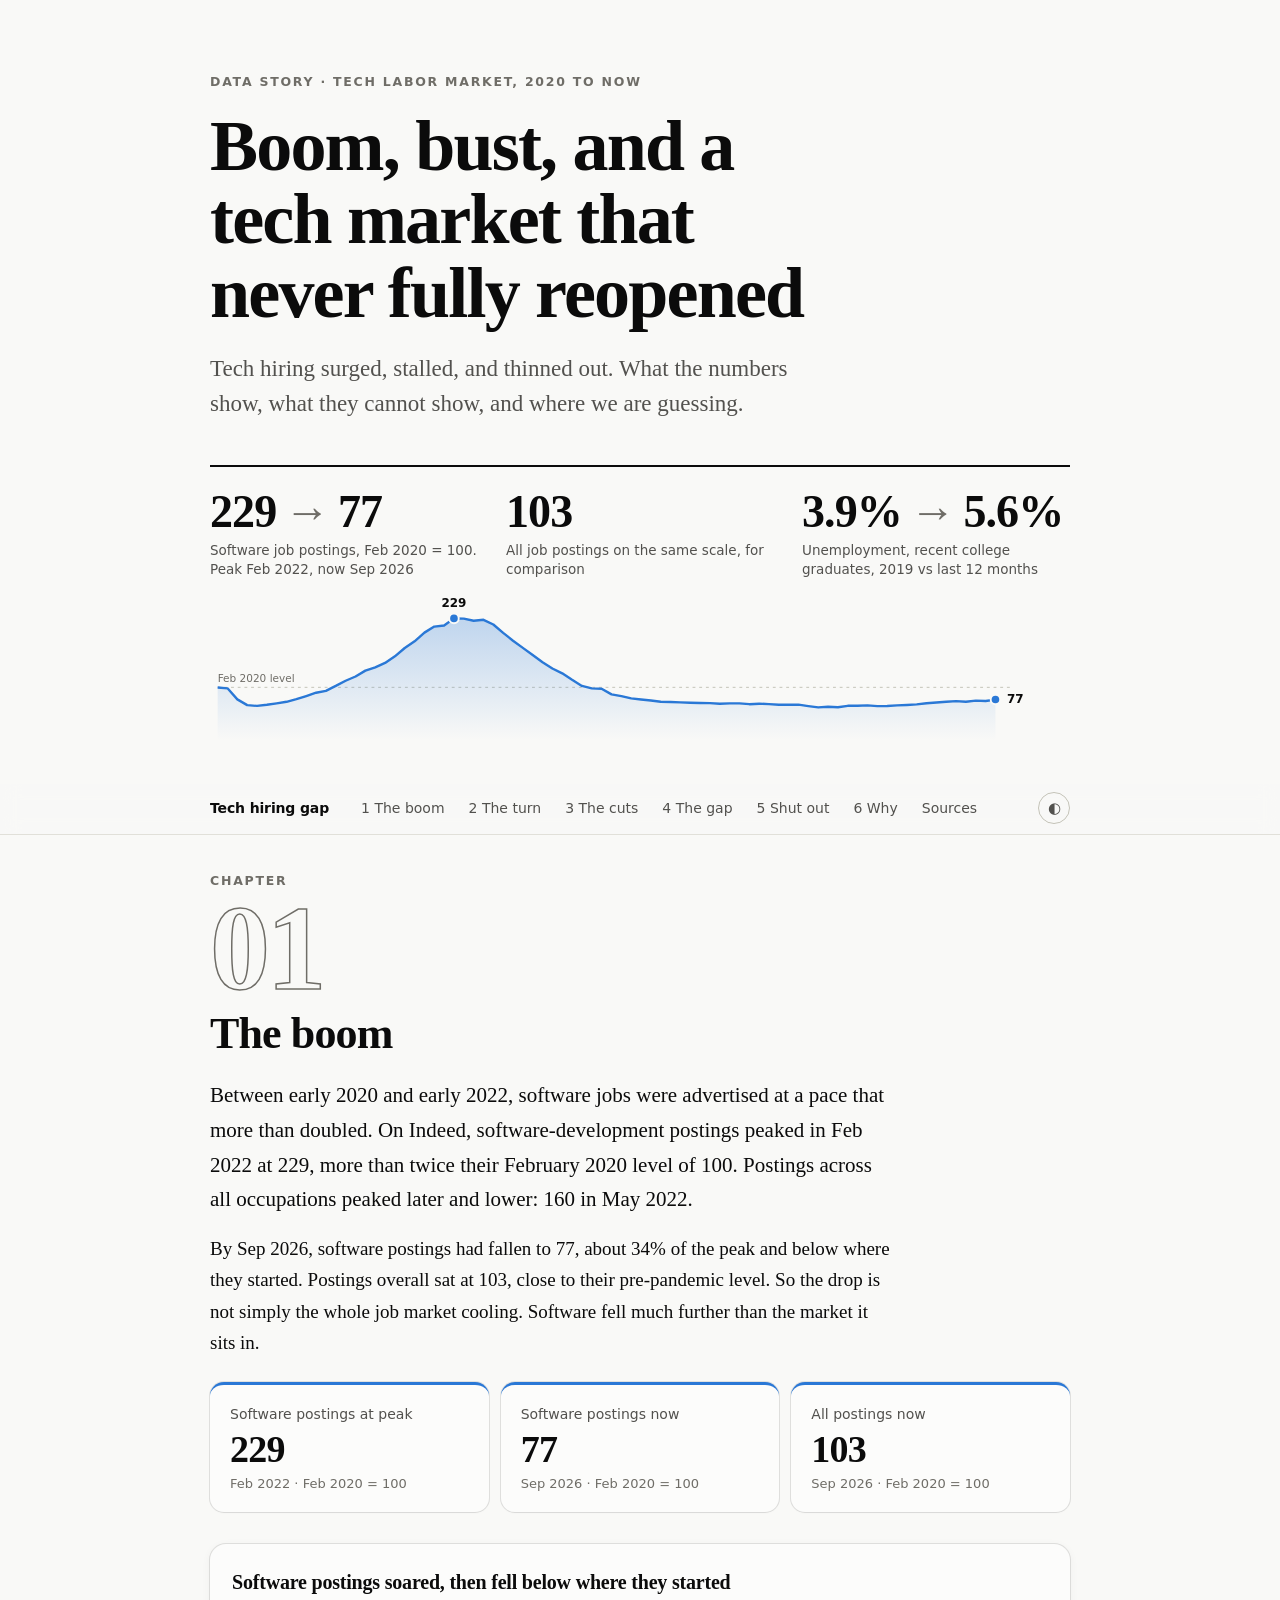
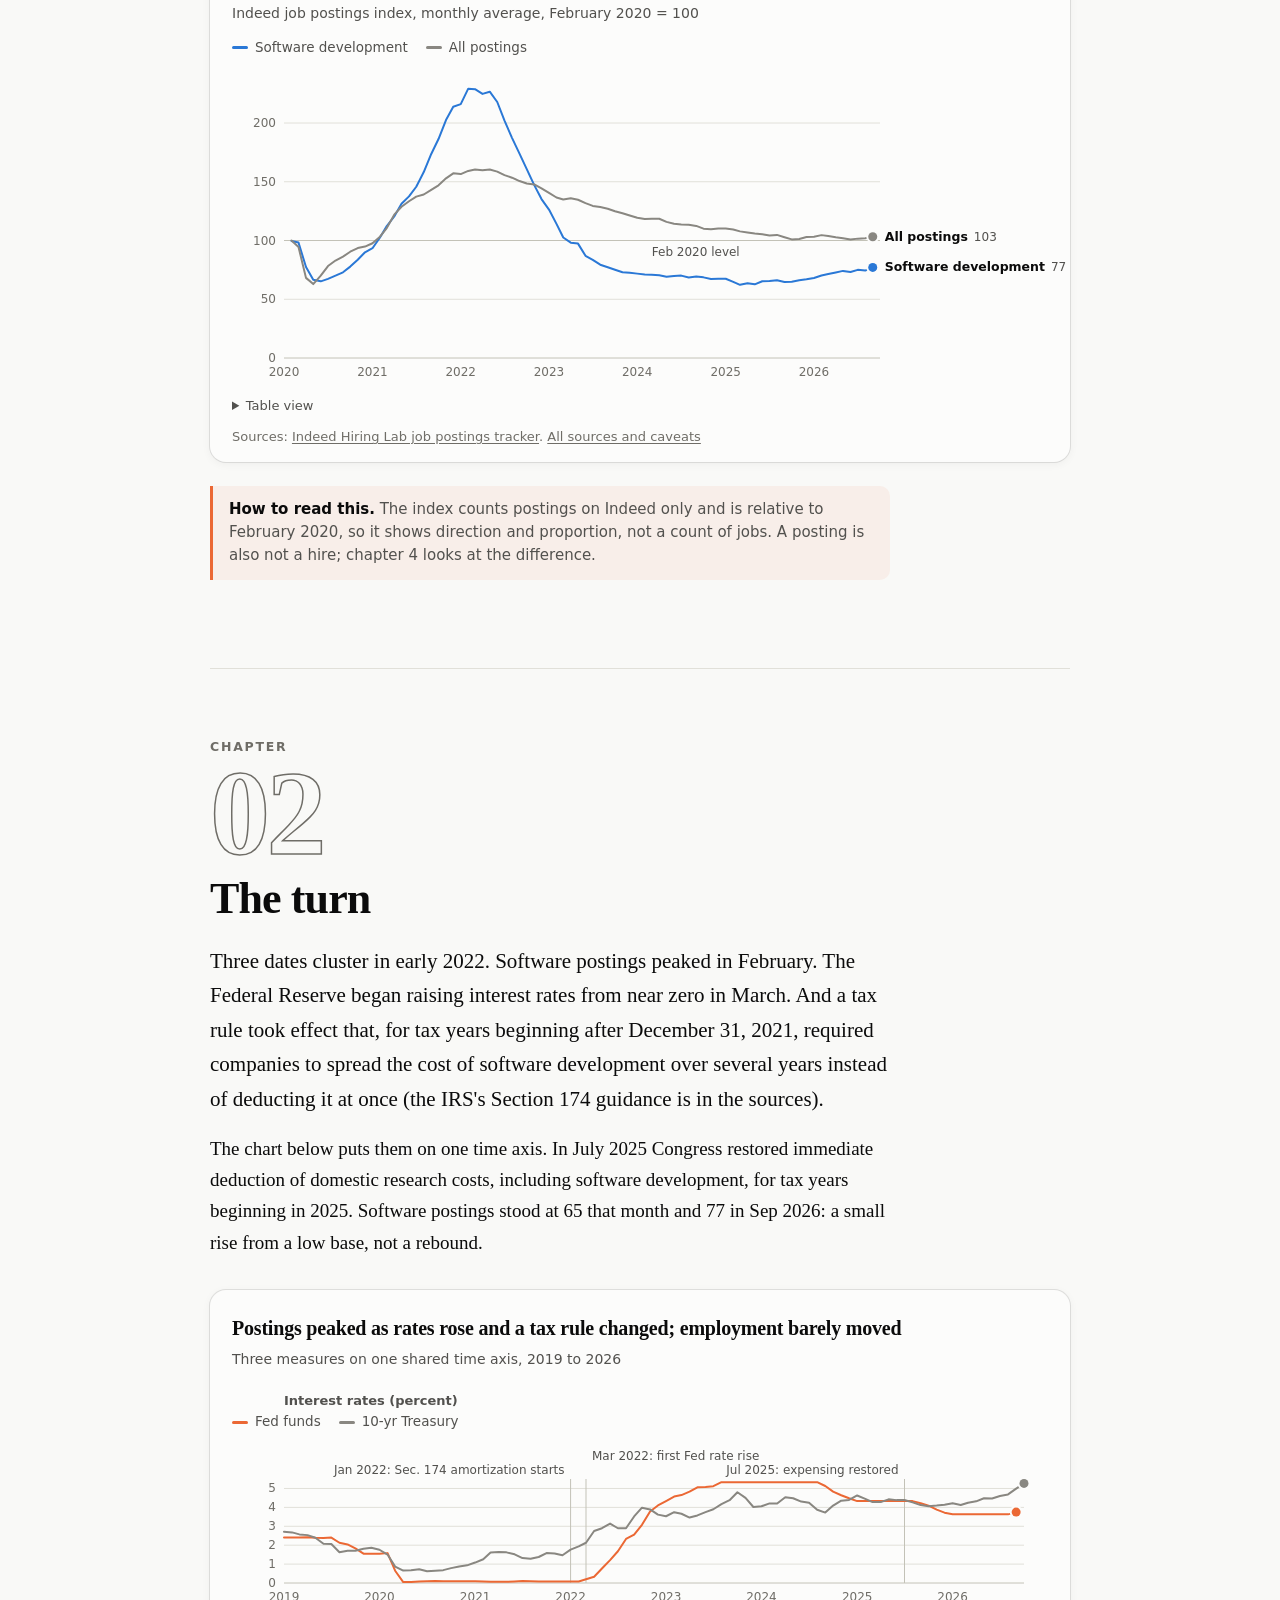
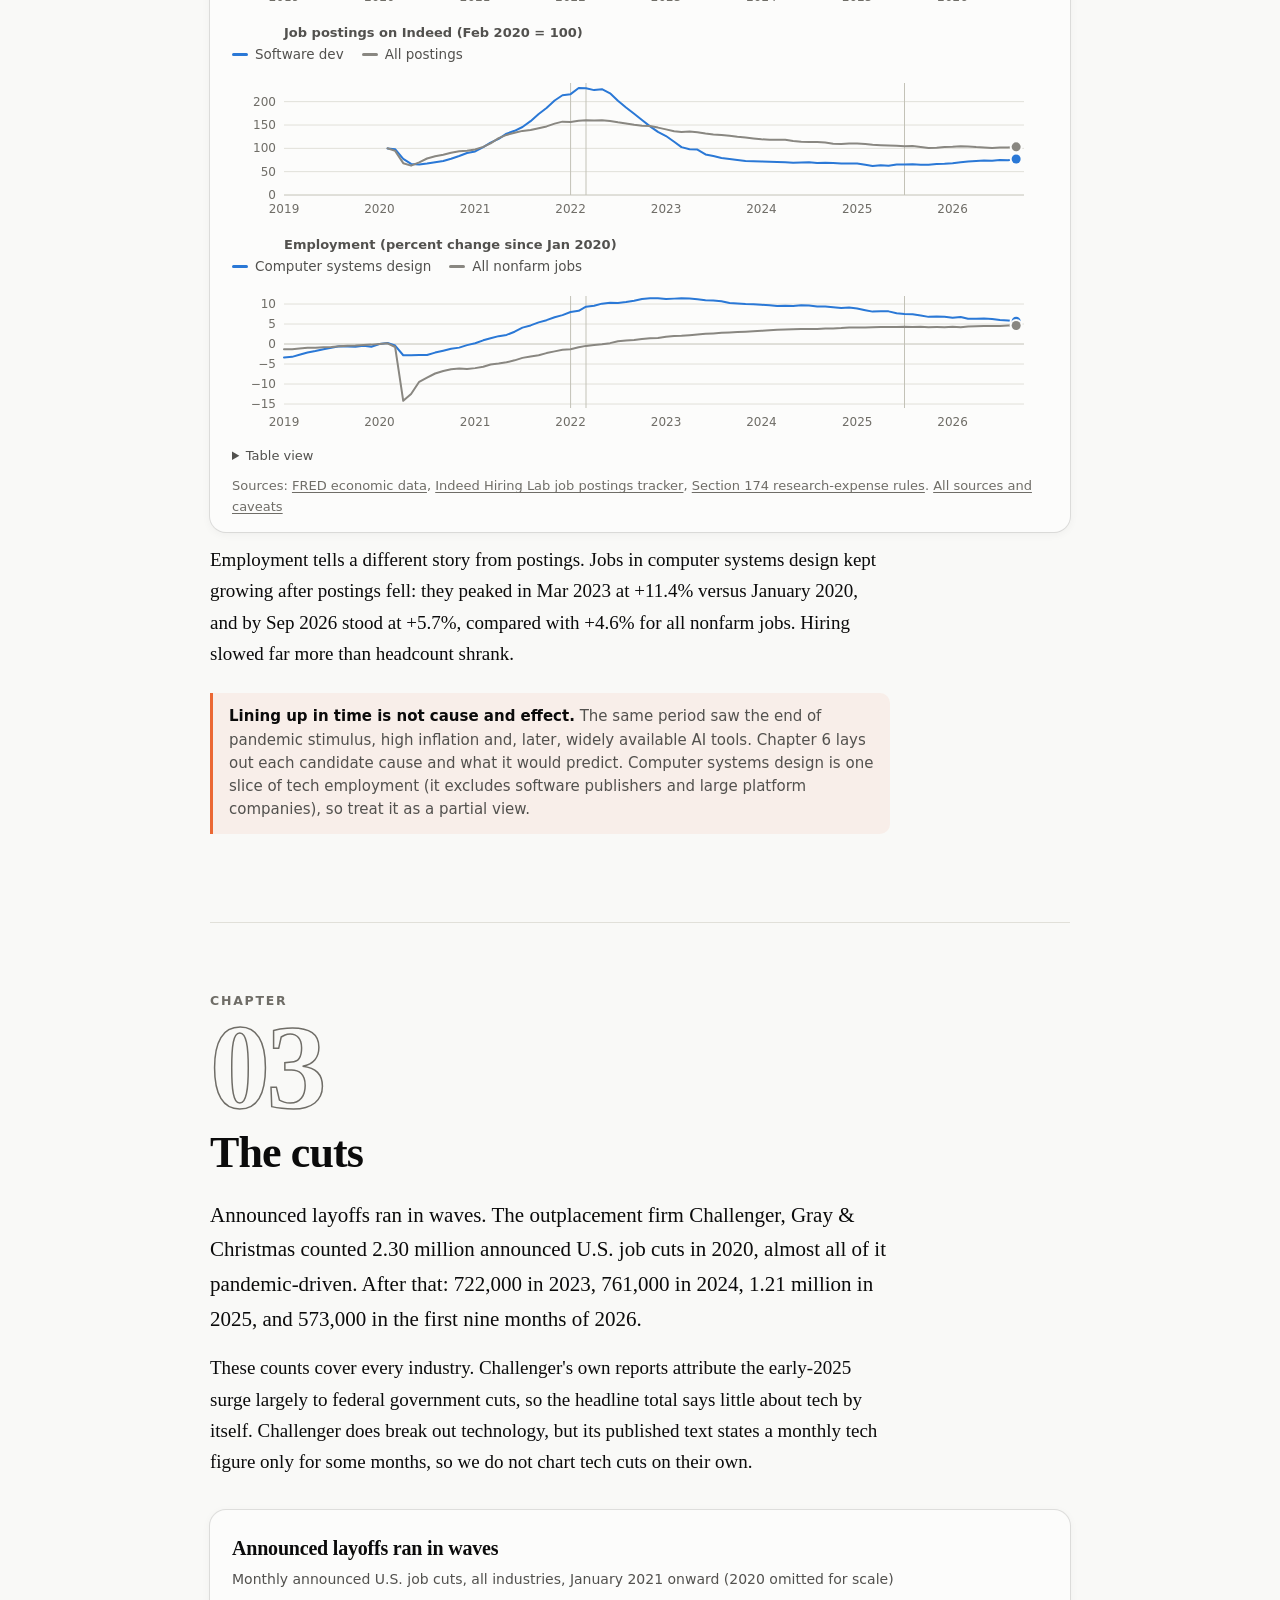
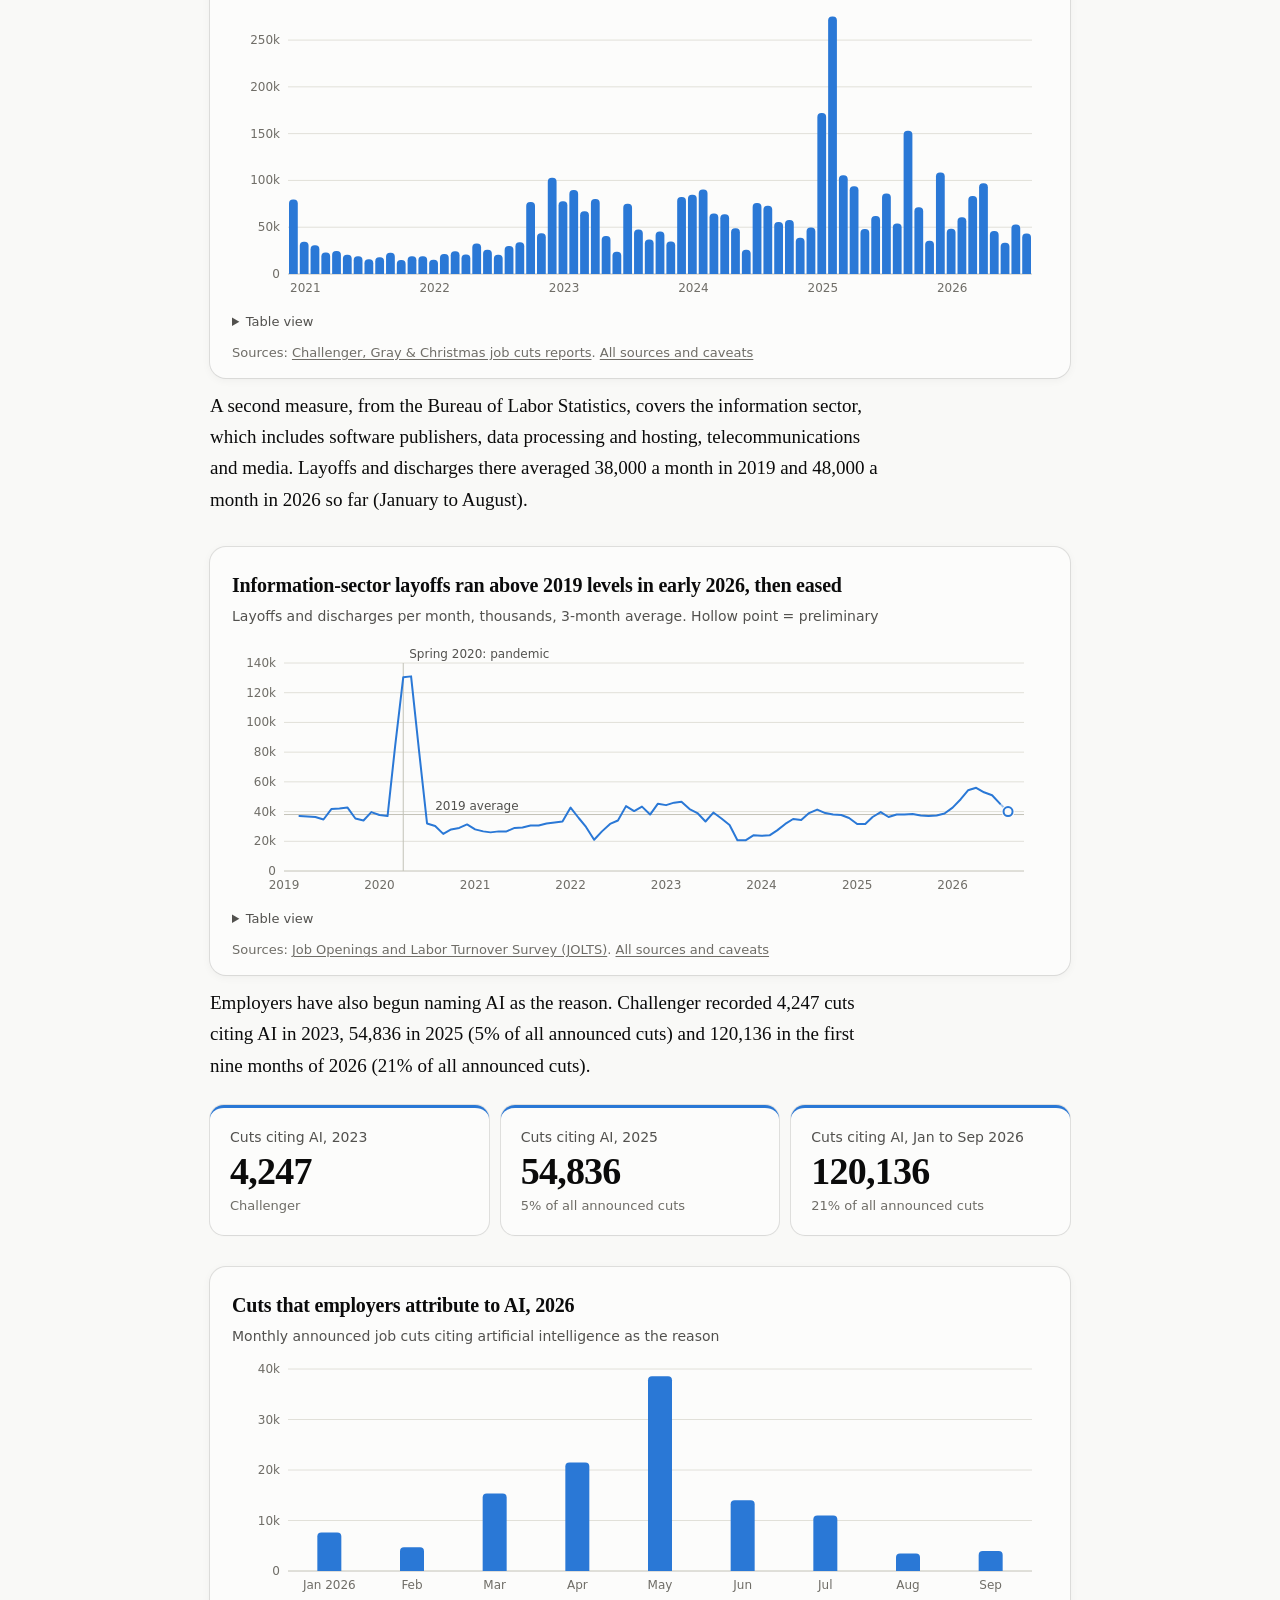
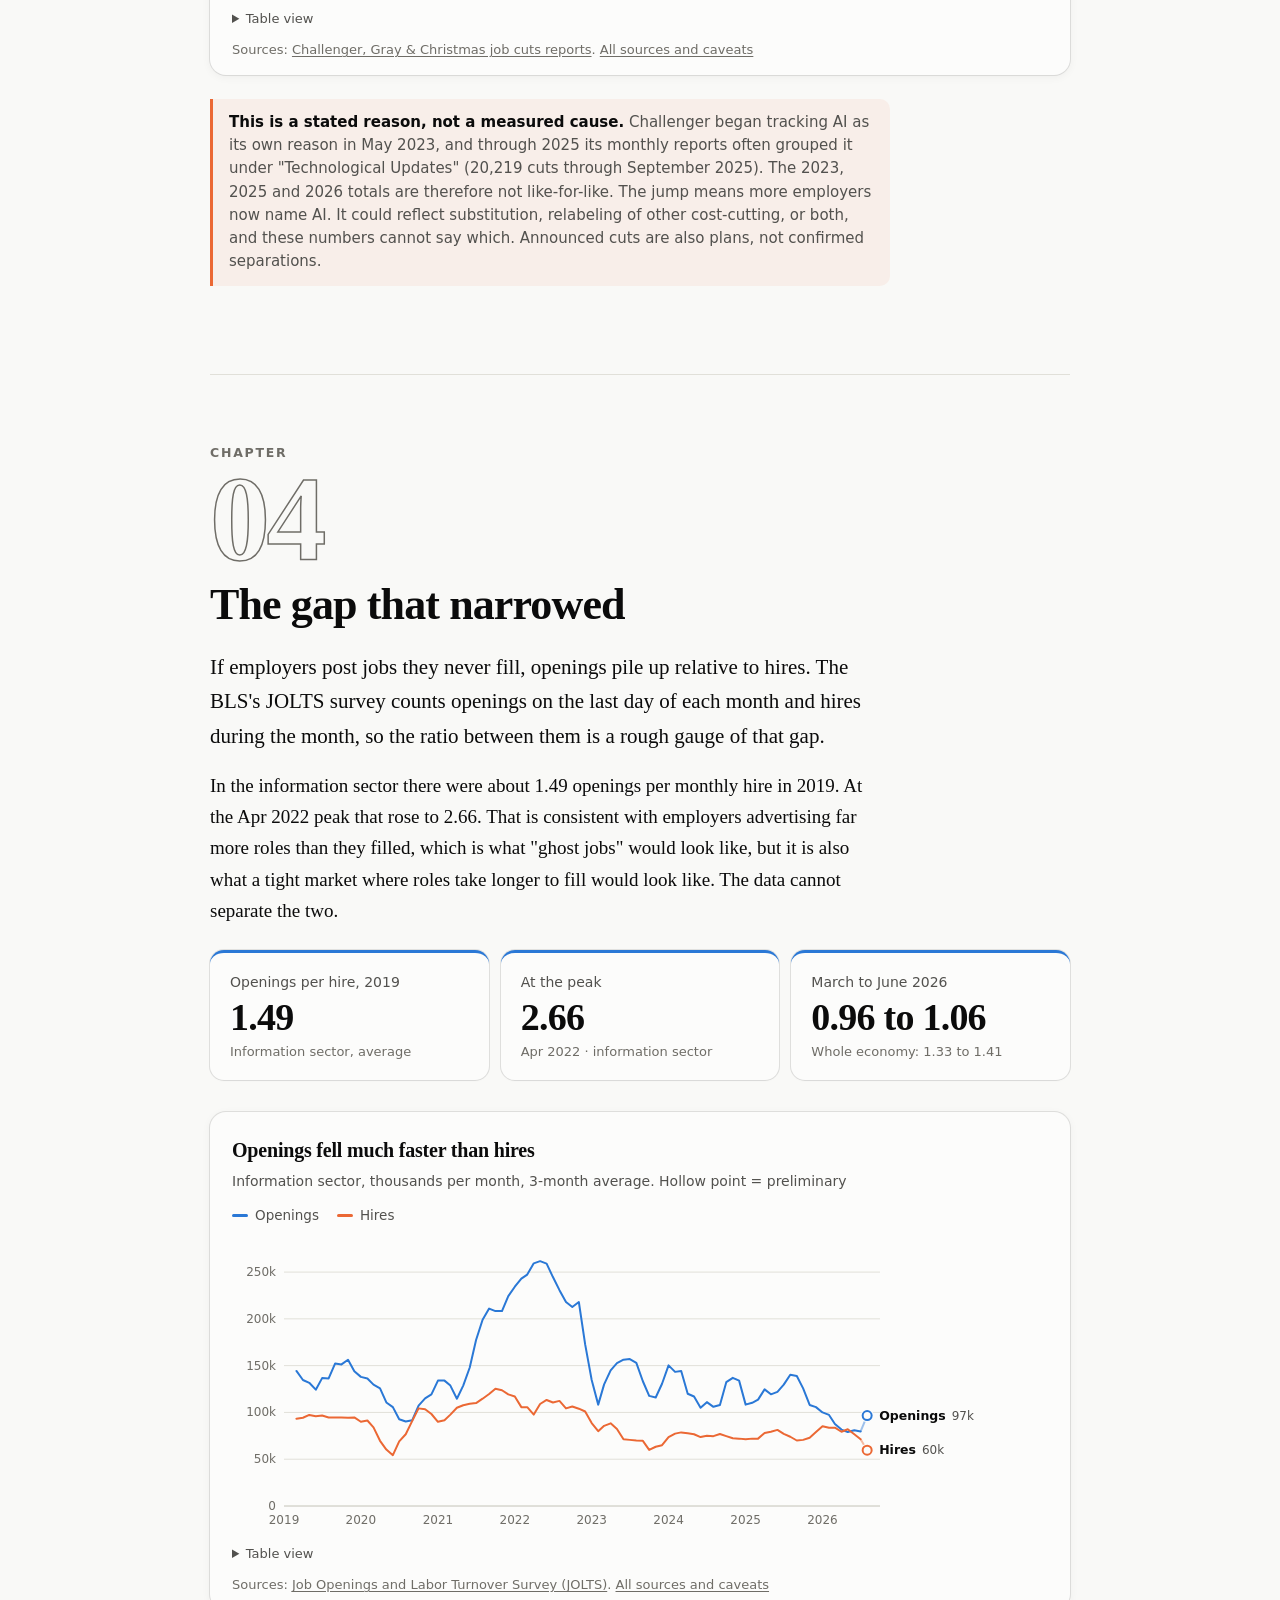
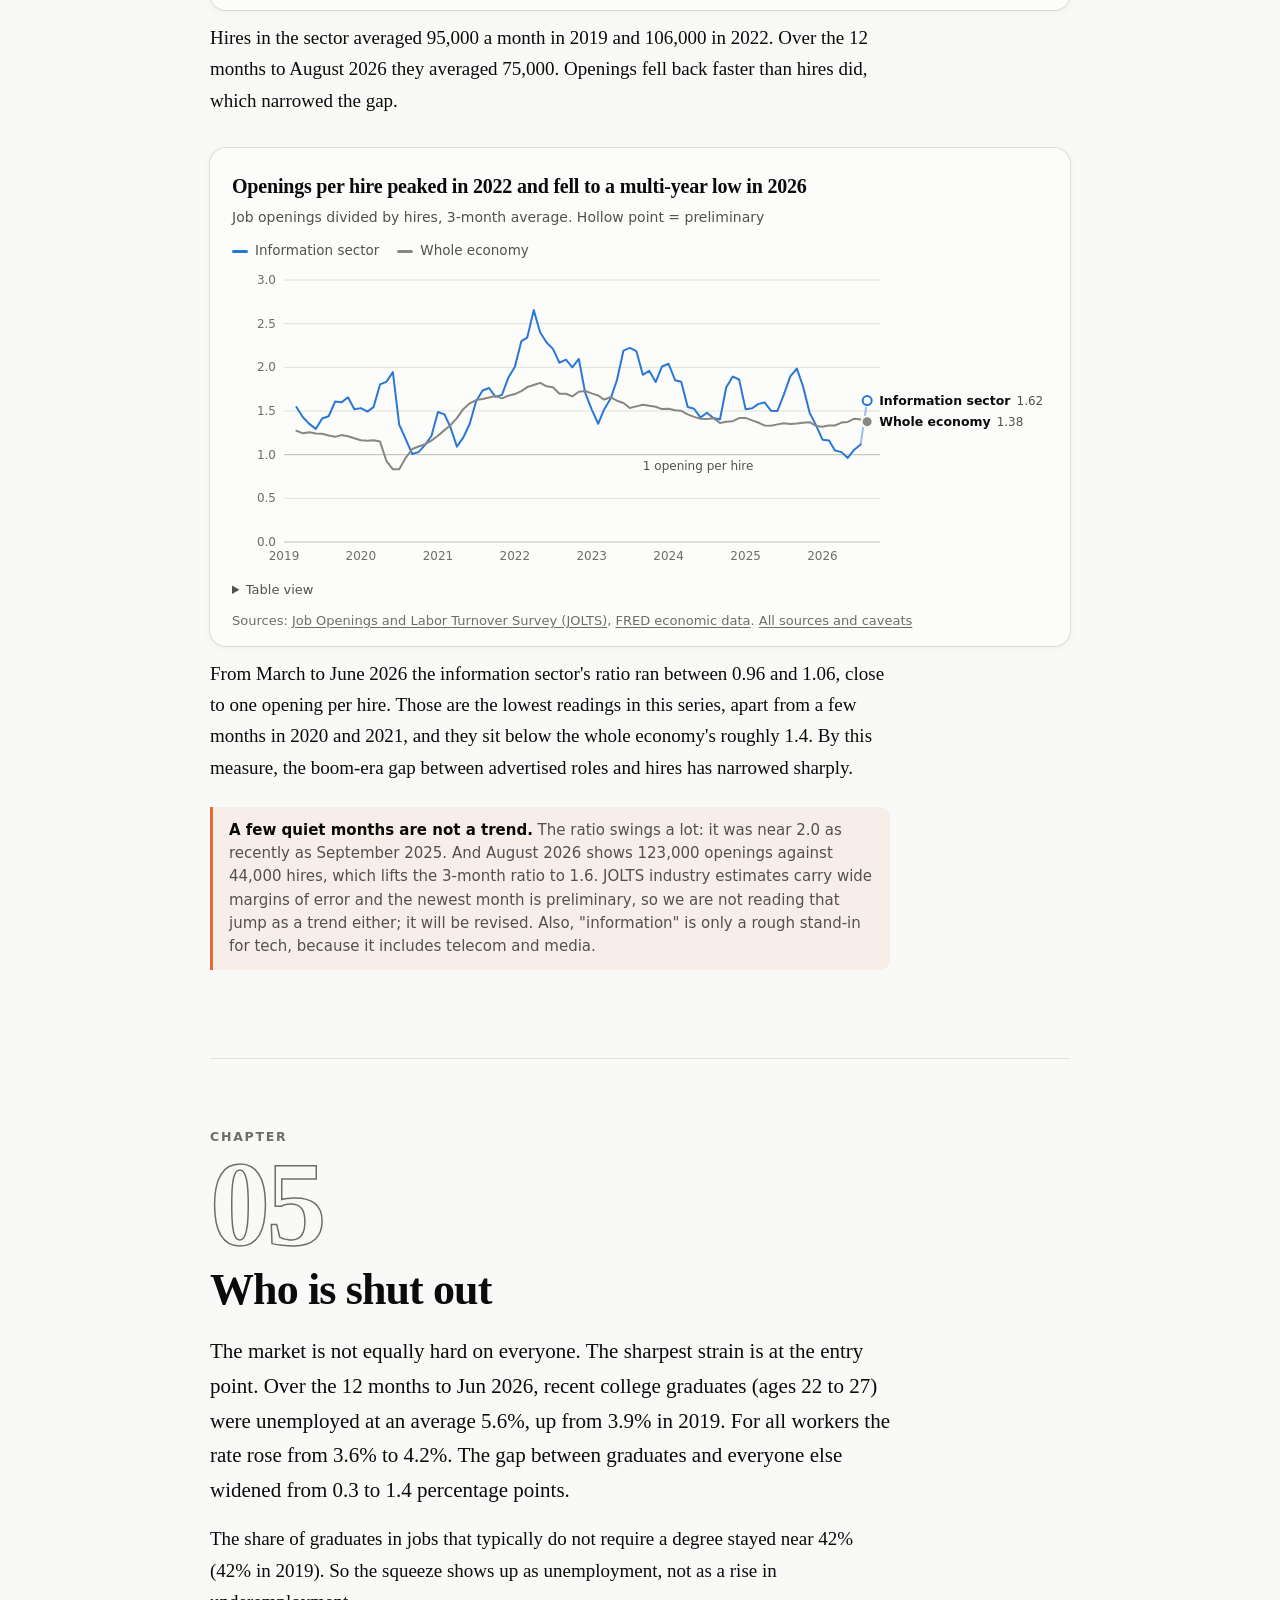
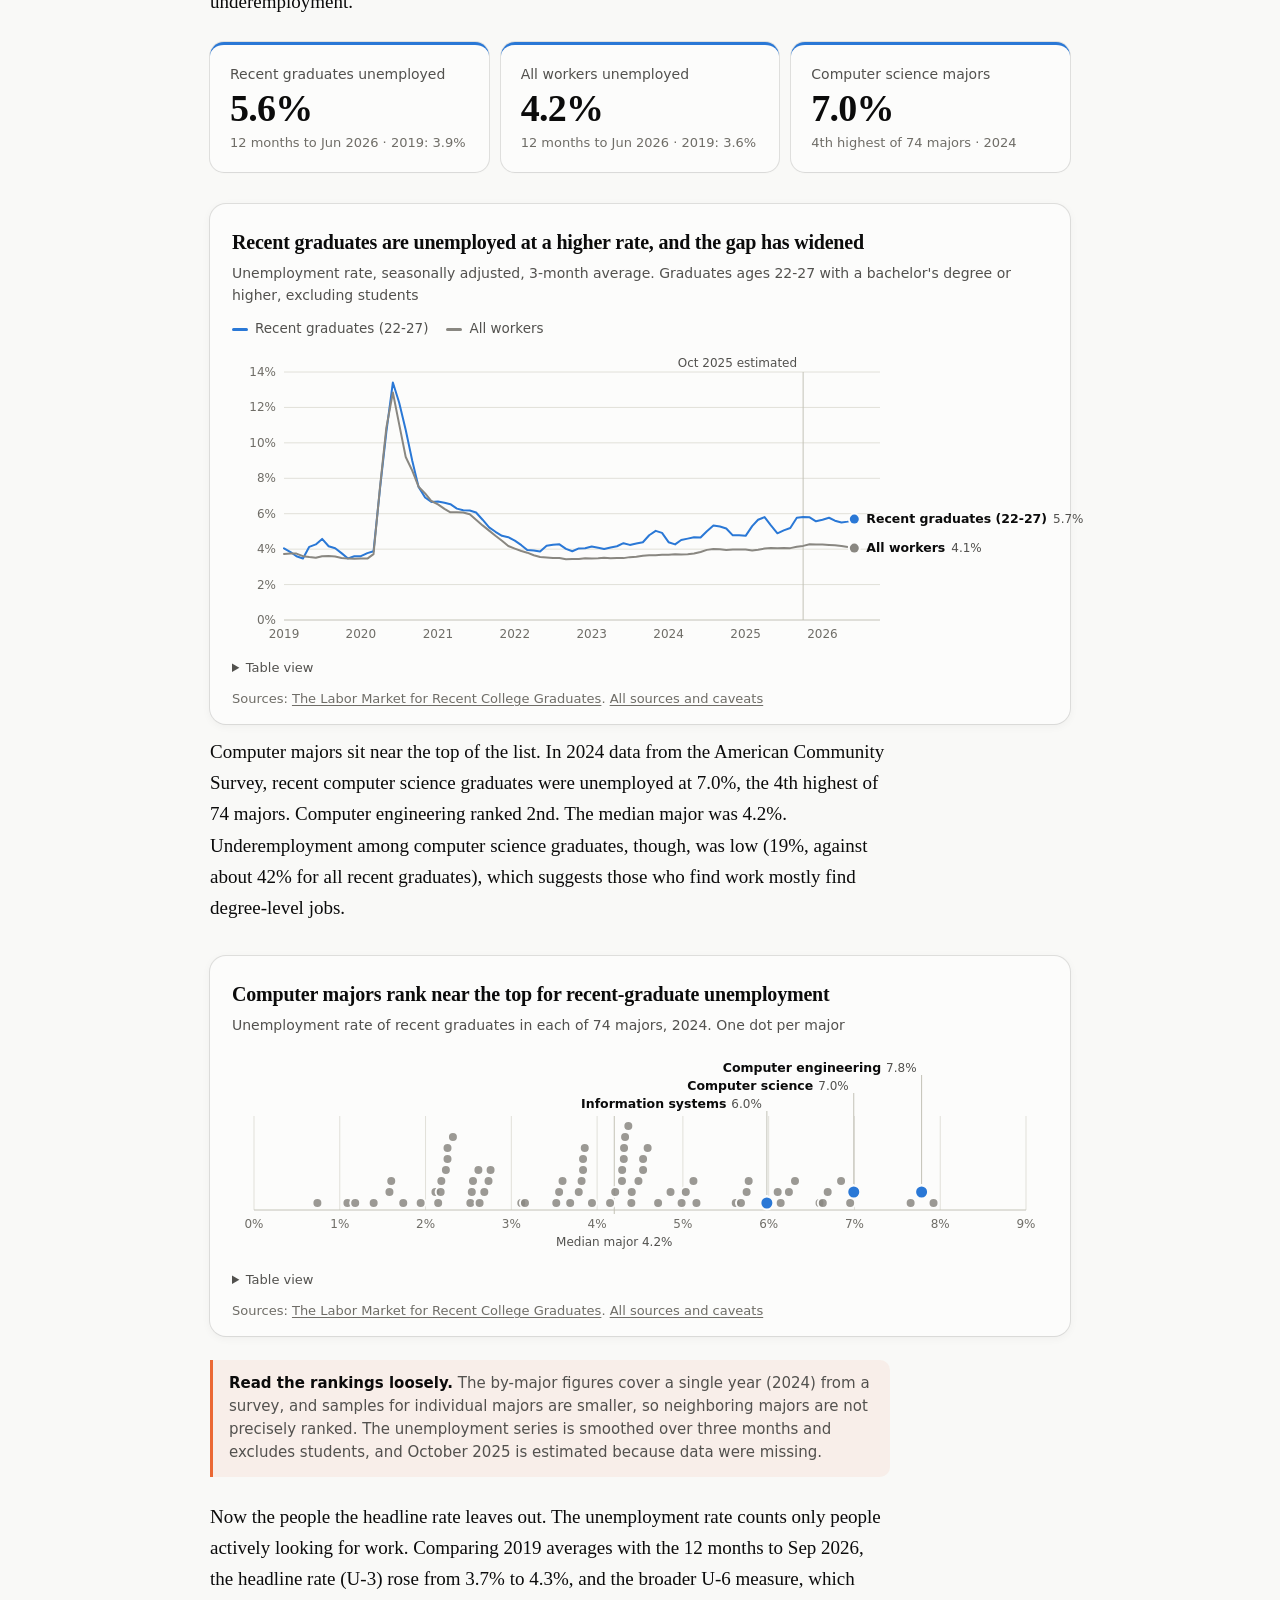
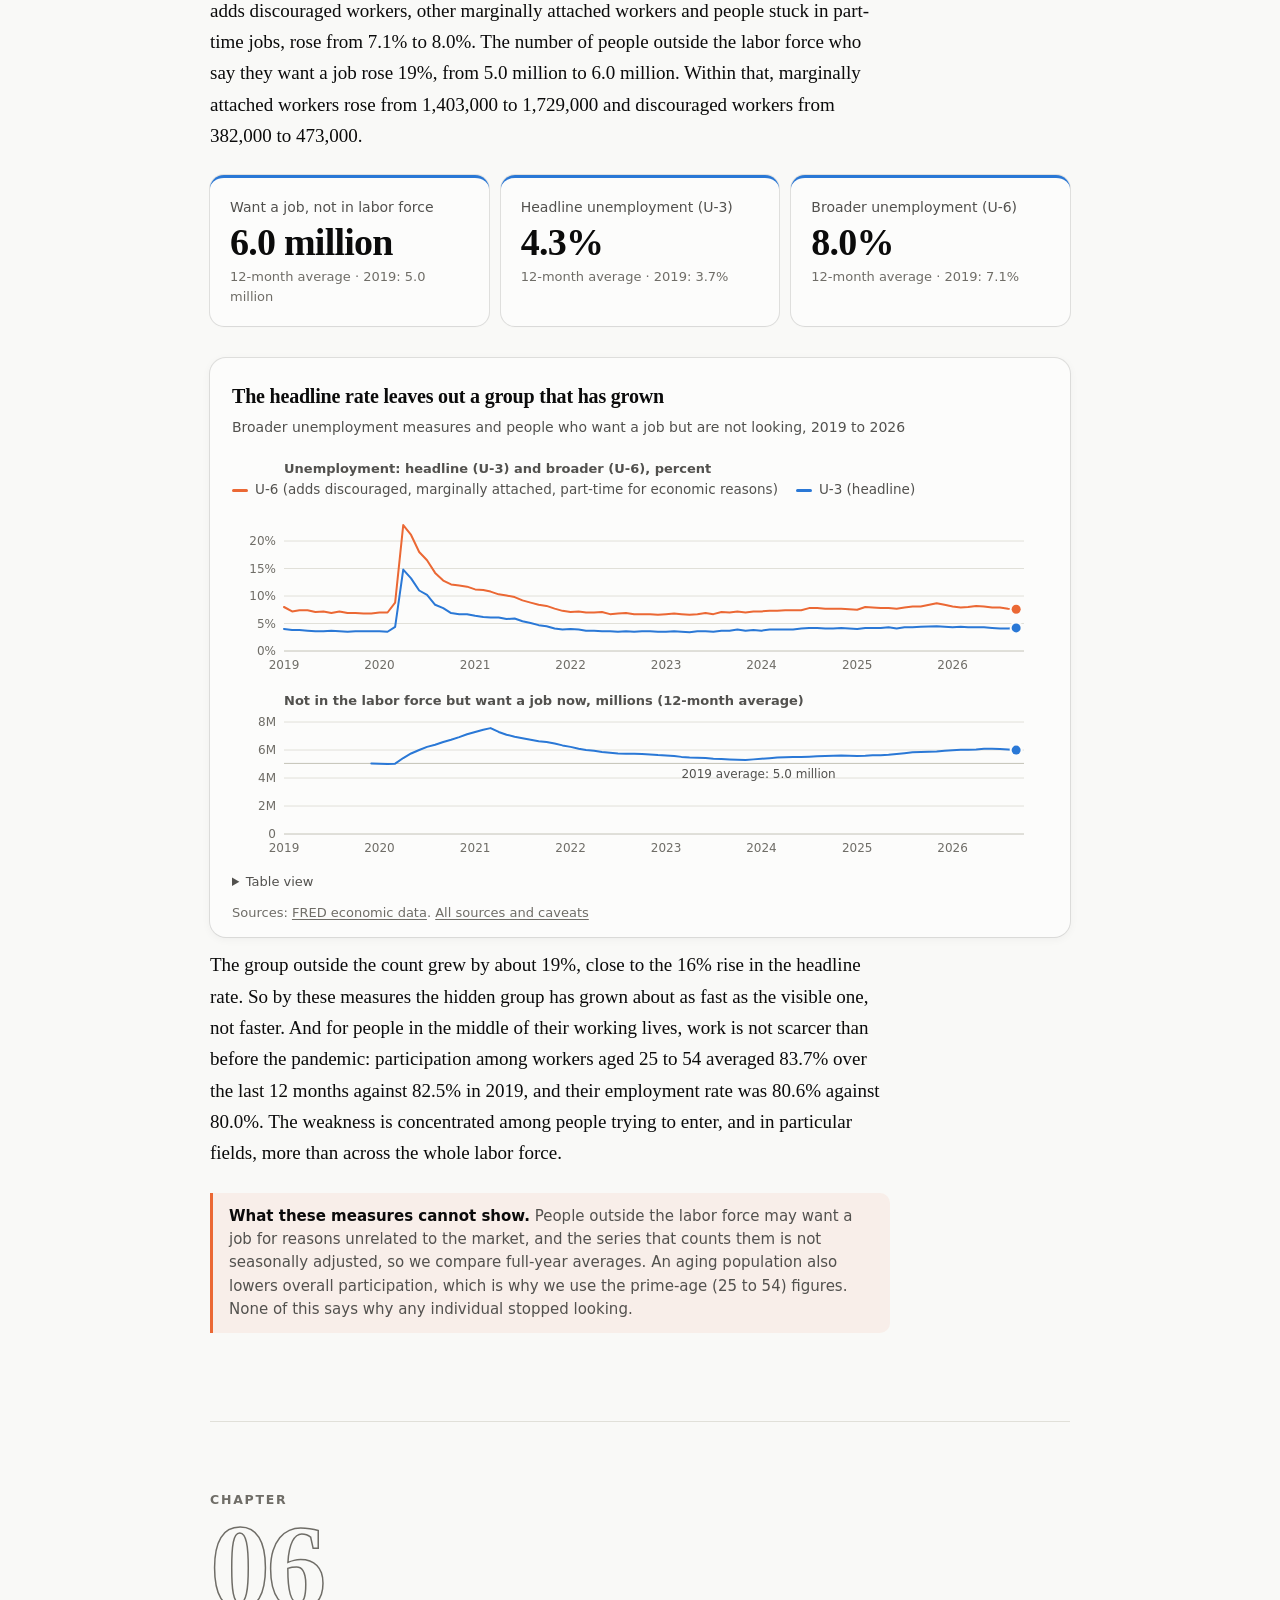
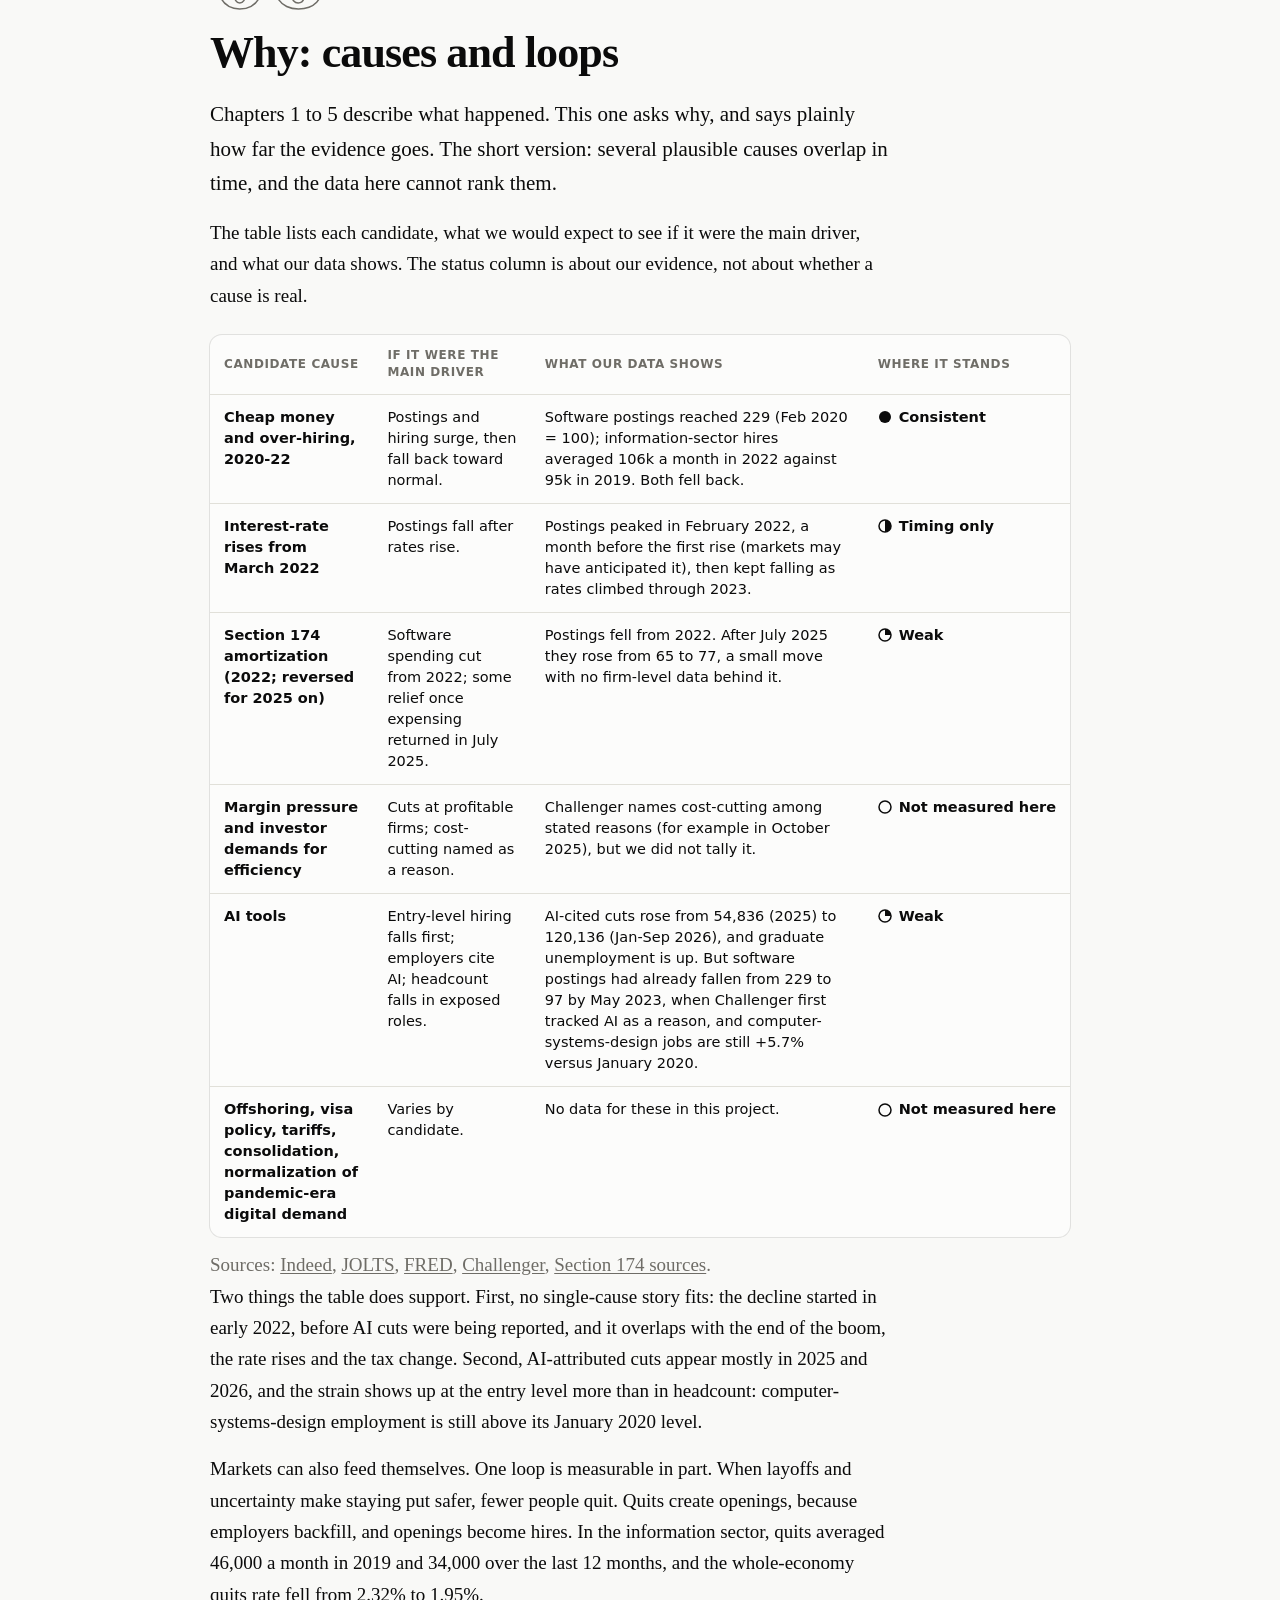
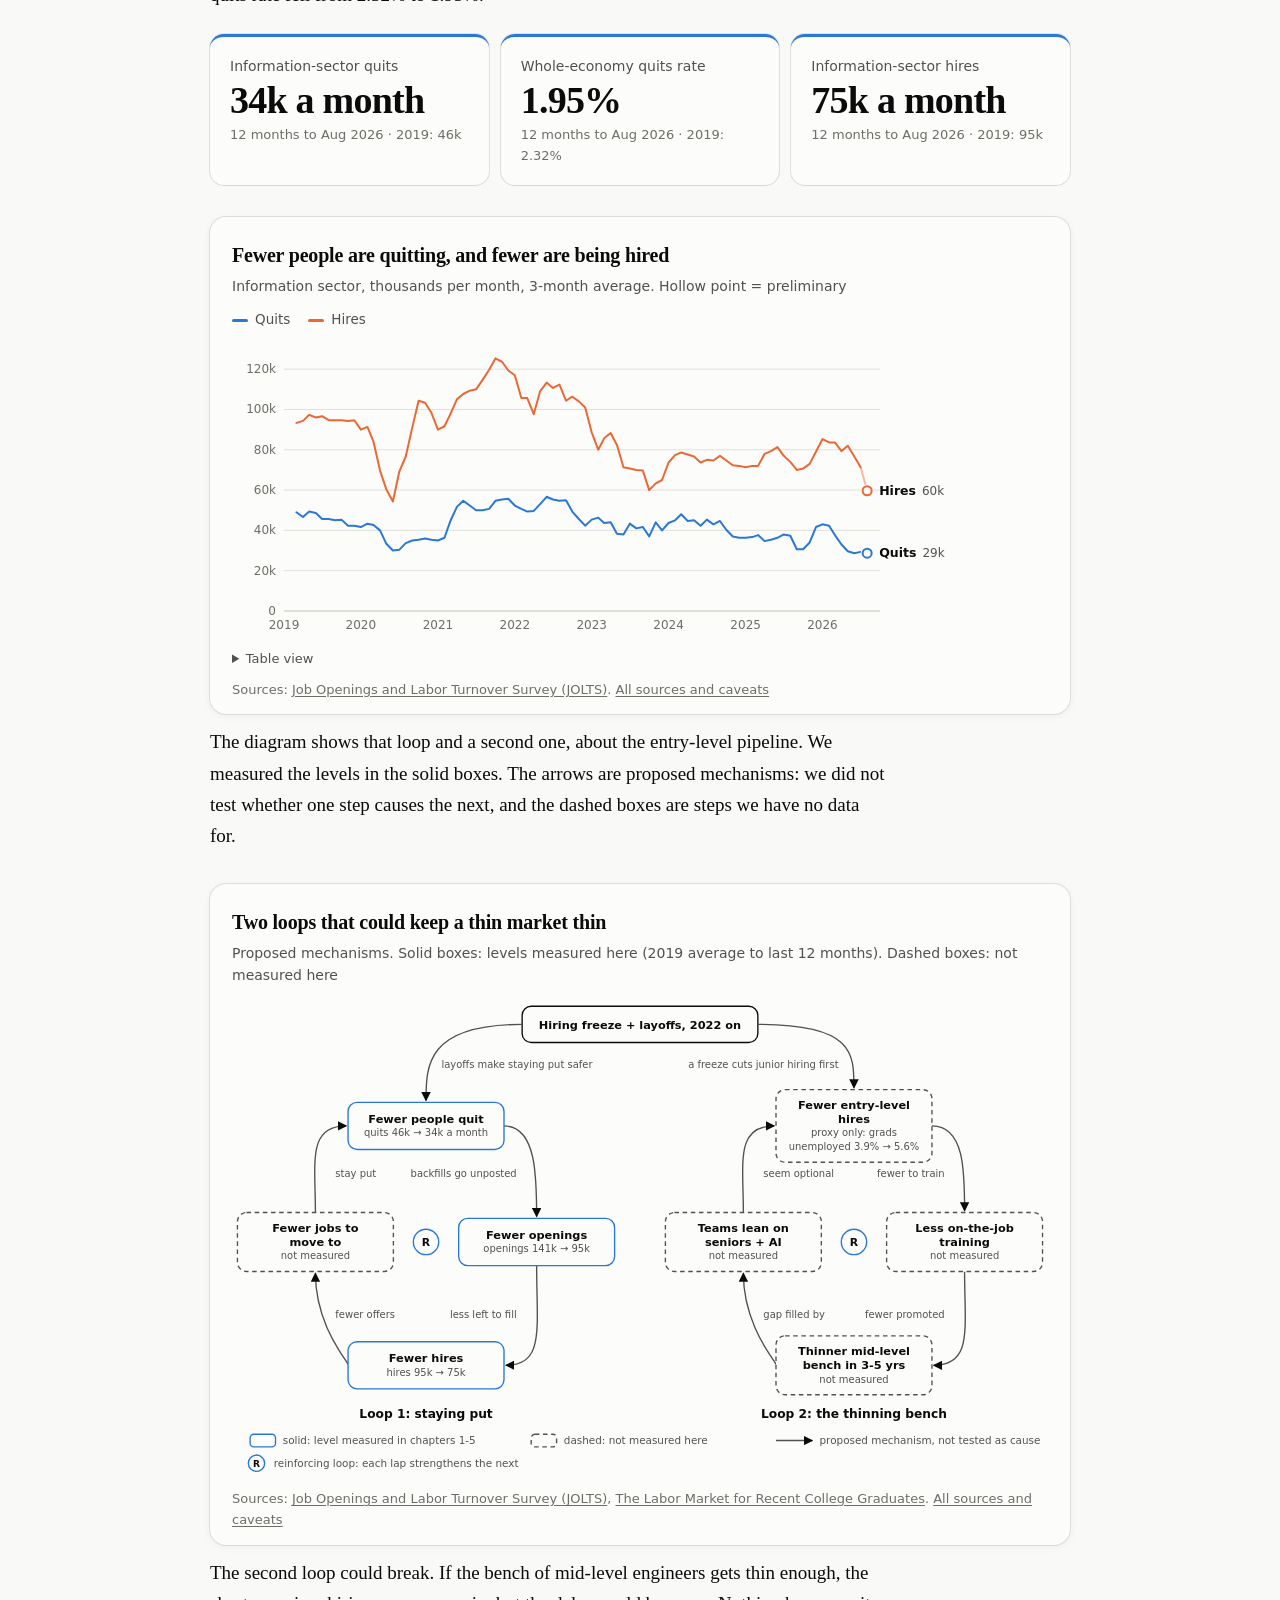
<file: site/index.html>
<!doctype html>
<html lang="en"><head><meta charset="utf-8"><meta name="viewport" content="width=device-width,initial-scale=1">
<title>Tech Hiring Gap</title>
<meta name="description" content="Tech postings, layoffs and hiring since 2020, with every number traced to its source.">
<link rel="icon" href="data:,"><link rel="stylesheet" href="assets/style.css"></head>
<body id="top">
<div class="wrap">
<header class="mast">
<p class="eyebrow">Data story · tech labor market, 2020 to now</p>
<h1>Boom, bust, and a tech market that never fully reopened</h1>
<p class="dek">Tech hiring surged, stalled, and thinned out. What the numbers show, what they cannot show, and where we are guessing.</p>
<div class="hero">
<div class="hero-stats">
<div><span class="hs-val">229<i>&rarr;</i>77</span><span class="hs-lab">Software job postings, Feb 2020 = 100. Peak Feb 2022, now Sep 2026</span></div>
<div><span class="hs-val">103</span><span class="hs-lab">All job postings on the same scale, for comparison</span></div>
<div><span class="hs-val">3.9%<i>&rarr;</i>5.6%</span><span class="hs-lab">Unemployment, recent college graduates, 2019 vs last 12 months</span></div>
</div>
<div class="hero-spark" id="hero-spark" role="img" aria-label="Sparkline of software job postings, indexed to February 2020, rising to 229 in February 2022 and falling to 77"></div>
</div>
</header>
</div>
<nav class="nav" id="nav"><div class="nav-in"><a class="nav-home" href="#top">Tech hiring gap</a><span class="nav-links"><a href="#ch1">1 The boom</a><a href="#ch2">2 The turn</a><a href="#ch3">3 The cuts</a><a href="#ch4">4 The gap</a><a href="#ch5">5 Shut out</a><a href="#ch6">6 Why</a><a href="sources.html">Sources</a></span><button id="theme" type="button" aria-label="Toggle light and dark theme">&#9680;</button></div><div class="nav-bar" id="nav-bar"></div></nav>
<div class="wrap">
<section class="chapter" id="ch1"><p class="chap-num"><span>Chapter</span>01</p><h2>The boom</h2><div class="prose"><p class="lede">Between early 2020 and early 2022, software jobs were advertised at a pace that more than doubled. On Indeed, software-development postings peaked in Feb 2022 at 229, more than twice their February 2020 level of 100. Postings across all occupations peaked later and lower: 160 in May 2022.</p>
<p>By Sep 2026, software postings had fallen to 77, about 34% of the peak and below where they started. Postings overall sat at 103, close to their pre-pandemic level. So the drop is not simply the whole job market cooling. Software fell much further than the market it sits in.</p></div><div class="kpis"><div class="tile"><div class="lab">Software postings at peak</div><div class="val">229</div><div class="sub">Feb 2022 · Feb 2020 = 100</div></div><div class="tile"><div class="lab">Software postings now</div><div class="val">77</div><div class="sub">Sep 2026 · Feb 2020 = 100</div></div><div class="tile"><div class="lab">All postings now</div><div class="val">103</div><div class="sub">Sep 2026 · Feb 2020 = 100</div></div></div><figure><figcaption class="title">Software postings soared, then fell below where they started</figcaption><figcaption class="sub">Indeed job postings index, monthly average, February 2020 = 100</figcaption><div id="fig-postings"></div><p class="src">Sources: <a href="sources.html#indeed_hl">Indeed Hiring Lab job postings tracker</a>. <a href="sources.html">All sources and caveats</a></p></figure><div class="prose"><p class="caveat"><strong>How to read this.</strong> The index counts postings on Indeed only and is relative to February 2020, so it shows direction and proportion, not a count of jobs. A posting is also not a hire; chapter 4 looks at the difference.</p></div></section>
<section class="chapter" id="ch2"><p class="chap-num"><span>Chapter</span>02</p><h2>The turn</h2><div class="prose"><p class="lede">Three dates cluster in early 2022. Software postings peaked in February. The Federal Reserve began raising interest rates from near zero in March. And a tax rule took effect that, for tax years beginning after December 31, 2021, required companies to spread the cost of software development over several years instead of deducting it at once (the IRS's Section 174 guidance is in the sources).</p>
<p>The chart below puts them on one time axis. In July 2025 Congress restored immediate deduction of domestic research costs, including software development, for tax years beginning in 2025. Software postings stood at 65 that month and 77 in Sep 2026: a small rise from a low base, not a rebound.</p></div><figure><figcaption class="title">Postings peaked as rates rose and a tax rule changed; employment barely moved</figcaption><figcaption class="sub">Three measures on one shared time axis, 2019 to 2026</figcaption><div id="fig-turn"></div><p class="src">Sources: <a href="sources.html#fred">FRED economic data</a>, <a href="sources.html#indeed_hl">Indeed Hiring Lab job postings tracker</a>, <a href="sources.html#sec174">Section 174 research-expense rules</a>. <a href="sources.html">All sources and caveats</a></p></figure><div class="prose"><p>Employment tells a different story from postings. Jobs in computer systems design kept growing after postings fell: they peaked in Mar 2023 at +11.4% versus January 2020, and by Sep 2026 stood at +5.7%, compared with +4.6% for all nonfarm jobs. Hiring slowed far more than headcount shrank.</p>
<p class="caveat"><strong>Lining up in time is not cause and effect.</strong> The same period saw the end of pandemic stimulus, high inflation and, later, widely available AI tools. Chapter 6 lays out each candidate cause and what it would predict. Computer systems design is one slice of tech employment (it excludes software publishers and large platform companies), so treat it as a partial view.</p></div></section>
<section class="chapter" id="ch3"><p class="chap-num"><span>Chapter</span>03</p><h2>The cuts</h2><div class="prose"><p class="lede">Announced layoffs ran in waves. The outplacement firm Challenger, Gray &amp; Christmas counted 2.30 million announced U.S. job cuts in 2020, almost all of it pandemic-driven. After that: 722,000 in 2023, 761,000 in 2024, 1.21 million in 2025, and 573,000 in the first nine months of 2026.</p>
<p>These counts cover every industry. Challenger's own reports attribute the early-2025 surge largely to federal government cuts, so the headline total says little about tech by itself. Challenger does break out technology, but its published text states a monthly tech figure only for some months, so we do not chart tech cuts on their own.</p></div><figure><figcaption class="title">Announced layoffs ran in waves</figcaption><figcaption class="sub">Monthly announced U.S. job cuts, all industries, January 2021 onward (2020 omitted for scale)</figcaption><div id="fig-cuts"></div><p class="src">Sources: <a href="sources.html#challenger">Challenger, Gray &amp; Christmas job cuts reports</a>. <a href="sources.html">All sources and caveats</a></p></figure><div class="prose"><p>A second measure, from the Bureau of Labor Statistics, covers the information sector, which includes software publishers, data processing and hosting, telecommunications and media. Layoffs and discharges there averaged 38,000 a month in 2019 and 48,000 a month in 2026 so far (January to August).</p></div><figure><figcaption class="title">Information-sector layoffs ran above 2019 levels in early 2026, then eased</figcaption><figcaption class="sub">Layoffs and discharges per month, thousands, 3-month average. Hollow point = preliminary</figcaption><div id="fig-layoffs"></div><p class="src">Sources: <a href="sources.html#bls_jolts">Job Openings and Labor Turnover Survey (JOLTS)</a>. <a href="sources.html">All sources and caveats</a></p></figure><div class="prose"><p>Employers have also begun naming AI as the reason. Challenger recorded 4,247 cuts citing AI in 2023, 54,836 in 2025 (5% of all announced cuts) and 120,136 in the first nine months of 2026 (21% of all announced cuts).</p></div><div class="kpis"><div class="tile"><div class="lab">Cuts citing AI, 2023</div><div class="val">4,247</div><div class="sub">Challenger</div></div><div class="tile"><div class="lab">Cuts citing AI, 2025</div><div class="val">54,836</div><div class="sub">5% of all announced cuts</div></div><div class="tile"><div class="lab">Cuts citing AI, Jan to Sep 2026</div><div class="val">120,136</div><div class="sub">21% of all announced cuts</div></div></div><figure><figcaption class="title">Cuts that employers attribute to AI, 2026</figcaption><figcaption class="sub">Monthly announced job cuts citing artificial intelligence as the reason</figcaption><div id="fig-ai"></div><p class="src">Sources: <a href="sources.html#challenger">Challenger, Gray &amp; Christmas job cuts reports</a>. <a href="sources.html">All sources and caveats</a></p></figure><div class="prose"><p class="caveat"><strong>This is a stated reason, not a measured cause.</strong> Challenger began tracking AI as its own reason in May 2023, and through 2025 its monthly reports often grouped it under "Technological Updates" (20,219 cuts through September 2025). The 2023, 2025 and 2026 totals are therefore not like-for-like. The jump means more employers now name AI. It could reflect substitution, relabeling of other cost-cutting, or both, and these numbers cannot say which. Announced cuts are also plans, not confirmed separations.</p></div></section>
<section class="chapter" id="ch4"><p class="chap-num"><span>Chapter</span>04</p><h2>The gap that narrowed</h2><div class="prose"><p class="lede">If employers post jobs they never fill, openings pile up relative to hires. The BLS's JOLTS survey counts openings on the last day of each month and hires during the month, so the ratio between them is a rough gauge of that gap.</p>
<p>In the information sector there were about 1.49 openings per monthly hire in 2019. At the Apr 2022 peak that rose to 2.66. That is consistent with employers advertising far more roles than they filled, which is what "ghost jobs" would look like, but it is also what a tight market where roles take longer to fill would look like. The data cannot separate the two.</p></div><div class="kpis"><div class="tile"><div class="lab">Openings per hire, 2019</div><div class="val">1.49</div><div class="sub">Information sector, average</div></div><div class="tile"><div class="lab">At the peak</div><div class="val">2.66</div><div class="sub">Apr 2022 · information sector</div></div><div class="tile"><div class="lab">March to June 2026</div><div class="val">0.96 to 1.06</div><div class="sub">Whole economy: 1.33 to 1.41</div></div></div><figure><figcaption class="title">Openings fell much faster than hires</figcaption><figcaption class="sub">Information sector, thousands per month, 3-month average. Hollow point = preliminary</figcaption><div id="fig-gap-levels"></div><p class="src">Sources: <a href="sources.html#bls_jolts">Job Openings and Labor Turnover Survey (JOLTS)</a>. <a href="sources.html">All sources and caveats</a></p></figure><div class="prose"><p>Hires in the sector averaged 95,000 a month in 2019 and 106,000 in 2022. Over the 12 months to August 2026 they averaged 75,000. Openings fell back faster than hires did, which narrowed the gap.</p></div><figure><figcaption class="title">Openings per hire peaked in 2022 and fell to a multi-year low in 2026</figcaption><figcaption class="sub">Job openings divided by hires, 3-month average. Hollow point = preliminary</figcaption><div id="fig-gap-ratio"></div><p class="src">Sources: <a href="sources.html#bls_jolts">Job Openings and Labor Turnover Survey (JOLTS)</a>, <a href="sources.html#fred">FRED economic data</a>. <a href="sources.html">All sources and caveats</a></p></figure><div class="prose"><p>From March to June 2026 the information sector's ratio ran between 0.96 and 1.06, close to one opening per hire. Those are the lowest readings in this series, apart from a few months in 2020 and 2021, and they sit below the whole economy's roughly 1.4. By this measure, the boom-era gap between advertised roles and hires has narrowed sharply.</p>
<p class="caveat"><strong>A few quiet months are not a trend.</strong> The ratio swings a lot: it was near 2.0 as recently as September 2025. And August 2026 shows 123,000 openings against 44,000 hires, which lifts the 3-month ratio to 1.6. JOLTS industry estimates carry wide margins of error and the newest month is preliminary, so we are not reading that jump as a trend either; it will be revised. Also, "information" is only a rough stand-in for tech, because it includes telecom and media.</p></div></section>
<section class="chapter" id="ch5"><p class="chap-num"><span>Chapter</span>05</p><h2>Who is shut out</h2><div class="prose"><p class="lede">The market is not equally hard on everyone. The sharpest strain is at the entry point. Over the 12 months to Jun 2026, recent college graduates (ages 22 to 27) were unemployed at an average 5.6%, up from 3.9% in 2019. For all workers the rate rose from 3.6% to 4.2%. The gap between graduates and everyone else widened from 0.3 to 1.4 percentage points.</p>
<p>The share of graduates in jobs that typically do not require a degree stayed near 42% (42% in 2019). So the squeeze shows up as unemployment, not as a rise in underemployment.</p></div><div class="kpis"><div class="tile"><div class="lab">Recent graduates unemployed</div><div class="val">5.6%</div><div class="sub">12 months to Jun 2026 · 2019: 3.9%</div></div><div class="tile"><div class="lab">All workers unemployed</div><div class="val">4.2%</div><div class="sub">12 months to Jun 2026 · 2019: 3.6%</div></div><div class="tile"><div class="lab">Computer science majors</div><div class="val">7.0%</div><div class="sub">4th highest of 74 majors · 2024</div></div></div><figure><figcaption class="title">Recent graduates are unemployed at a higher rate, and the gap has widened</figcaption><figcaption class="sub">Unemployment rate, seasonally adjusted, 3-month average. Graduates ages 22-27 with a bachelor&#x27;s degree or higher, excluding students</figcaption><div id="fig-grads"></div><p class="src">Sources: <a href="sources.html#nyfed_college">The Labor Market for Recent College Graduates</a>. <a href="sources.html">All sources and caveats</a></p></figure><div class="prose"><p>Computer majors sit near the top of the list. In 2024 data from the American Community Survey, recent computer science graduates were unemployed at 7.0%, the 4th highest of 74 majors. Computer engineering ranked 2nd. The median major was 4.2%. Underemployment among computer science graduates, though, was low (19%, against about 42% for all recent graduates), which suggests those who find work mostly find degree-level jobs.</p></div><figure><figcaption class="title">Computer majors rank near the top for recent-graduate unemployment</figcaption><figcaption class="sub">Unemployment rate of recent graduates in each of 74 majors, 2024. One dot per major</figcaption><div id="fig-majors"></div><p class="src">Sources: <a href="sources.html#nyfed_college">The Labor Market for Recent College Graduates</a>. <a href="sources.html">All sources and caveats</a></p></figure><div class="prose"><p class="caveat"><strong>Read the rankings loosely.</strong> The by-major figures cover a single year (2024) from a survey, and samples for individual majors are smaller, so neighboring majors are not precisely ranked. The unemployment series is smoothed over three months and excludes students, and October 2025 is estimated because data were missing.</p>
<p>Now the people the headline rate leaves out. The unemployment rate counts only people actively looking for work. Comparing 2019 averages with the 12 months to Sep 2026, the headline rate (U-3) rose from 3.7% to 4.3%, and the broader U-6 measure, which adds discouraged workers, other marginally attached workers and people stuck in part-time jobs, rose from 7.1% to 8.0%. The number of people outside the labor force who say they want a job rose 19%, from 5.0 million to 6.0 million. Within that, marginally attached workers rose from 1,403,000 to 1,729,000 and discouraged workers from 382,000 to 473,000.</p></div><div class="kpis"><div class="tile"><div class="lab">Want a job, not in labor force</div><div class="val">6.0 million</div><div class="sub">12-month average · 2019: 5.0 million</div></div><div class="tile"><div class="lab">Headline unemployment (U-3)</div><div class="val">4.3%</div><div class="sub">12-month average · 2019: 3.7%</div></div><div class="tile"><div class="lab">Broader unemployment (U-6)</div><div class="val">8.0%</div><div class="sub">12-month average · 2019: 7.1%</div></div></div><figure><figcaption class="title">The headline rate leaves out a group that has grown</figcaption><figcaption class="sub">Broader unemployment measures and people who want a job but are not looking, 2019 to 2026</figcaption><div id="fig-broad"></div><p class="src">Sources: <a href="sources.html#fred">FRED economic data</a>. <a href="sources.html">All sources and caveats</a></p></figure><div class="prose"><p>The group outside the count grew by about 19%, close to the 16% rise in the headline rate. So by these measures the hidden group has grown about as fast as the visible one, not faster. And for people in the middle of their working lives, work is not scarcer than before the pandemic: participation among workers aged 25 to 54 averaged 83.7% over the last 12 months against 82.5% in 2019, and their employment rate was 80.6% against 80.0%. The weakness is concentrated among people trying to enter, and in particular fields, more than across the whole labor force.</p>
<p class="caveat"><strong>What these measures cannot show.</strong> People outside the labor force may want a job for reasons unrelated to the market, and the series that counts them is not seasonally adjusted, so we compare full-year averages. An aging population also lowers overall participation, which is why we use the prime-age (25 to 54) figures. None of this says why any individual stopped looking.</p></div></section>
<section class="chapter" id="ch6"><p class="chap-num"><span>Chapter</span>06</p><h2>Why: causes and loops</h2><div class="prose"><p class="lede">Chapters 1 to 5 describe what happened. This one asks why, and says plainly how far the evidence goes. The short version: several plausible causes overlap in time, and the data here cannot rank them.</p>
<p>The table lists each candidate, what we would expect to see if it were the main driver, and what our data shows. The status column is about our evidence, not about whether a cause is real.</p></div><p class="hint prose" style="margin-bottom:-14px">Swipe the table sideways to see every column.</p><div class="table-wrap"><table class="causes"><thead><tr><th>Candidate cause</th><th>If it were the main driver</th><th>What our data shows</th><th>Where it stands</th></tr></thead><tbody><tr><td>Cheap money and over-hiring, 2020-22</td><td>Postings and hiring surge, then fall back toward normal.</td><td>Software postings reached 229 (Feb 2020 = 100); information-sector hires averaged 106k a month in 2022 against 95k in 2019. Both fell back.</td><td><span class="badge"><svg viewBox="0 0 14 14" width="14" height="14" aria-hidden="true"><circle cx="7" cy="7" r="6" fill="currentColor"/></svg>Consistent</span></td></tr><tr><td>Interest-rate rises from March 2022</td><td>Postings fall after rates rise.</td><td>Postings peaked in February 2022, a month before the first rise (markets may have anticipated it), then kept falling as rates climbed through 2023.</td><td><span class="badge"><svg viewBox="0 0 14 14" width="14" height="14" aria-hidden="true"><circle cx="7" cy="7" r="6" fill="none" stroke="currentColor" stroke-width="1.5"/><path d="M7,1 A6,6 0 0 1 7,13 Z" fill="currentColor"/></svg>Timing only</span></td></tr><tr><td>Section 174 amortization (2022; reversed for 2025 on)</td><td>Software spending cut from 2022; some relief once expensing returned in July 2025.</td><td>Postings fell from 2022. After July 2025 they rose from 65 to 77, a small move with no firm-level data behind it.</td><td><span class="badge"><svg viewBox="0 0 14 14" width="14" height="14" aria-hidden="true"><circle cx="7" cy="7" r="6" fill="none" stroke="currentColor" stroke-width="1.5"/><path d="M7,7 L7,1 A6,6 0 0 1 13,7 Z" fill="currentColor"/></svg>Weak</span></td></tr><tr><td>Margin pressure and investor demands for efficiency</td><td>Cuts at profitable firms; cost-cutting named as a reason.</td><td>Challenger names cost-cutting among stated reasons (for example in October 2025), but we did not tally it.</td><td><span class="badge"><svg viewBox="0 0 14 14" width="14" height="14" aria-hidden="true"><circle cx="7" cy="7" r="6" fill="none" stroke="currentColor" stroke-width="1.5"/></svg>Not measured here</span></td></tr><tr><td>AI tools</td><td>Entry-level hiring falls first; employers cite AI; headcount falls in exposed roles.</td><td>AI-cited cuts rose from 54,836 (2025) to 120,136 (Jan-Sep 2026), and graduate unemployment is up. But software postings had already fallen from 229 to 97 by May 2023, when Challenger first tracked AI as a reason, and computer-systems-design jobs are still +5.7% versus January 2020.</td><td><span class="badge"><svg viewBox="0 0 14 14" width="14" height="14" aria-hidden="true"><circle cx="7" cy="7" r="6" fill="none" stroke="currentColor" stroke-width="1.5"/><path d="M7,7 L7,1 A6,6 0 0 1 13,7 Z" fill="currentColor"/></svg>Weak</span></td></tr><tr><td>Offshoring, visa policy, tariffs, consolidation, normalization of pandemic-era digital demand</td><td>Varies by candidate.</td><td>No data for these in this project.</td><td><span class="badge"><svg viewBox="0 0 14 14" width="14" height="14" aria-hidden="true"><circle cx="7" cy="7" r="6" fill="none" stroke="currentColor" stroke-width="1.5"/></svg>Not measured here</span></td></tr></tbody></table></div><div class="prose"><p class="src" style="margin-top:-12px">Sources: <a href="sources.html#indeed_hl">Indeed</a>, <a href="sources.html#bls_jolts">JOLTS</a>, <a href="sources.html#fred">FRED</a>, <a href="sources.html#challenger">Challenger</a>, <a href="sources.html#sec174">Section 174 sources</a>.</p><p>Two things the table does support. First, no single-cause story fits: the decline started in early 2022, before AI cuts were being reported, and it overlaps with the end of the boom, the rate rises and the tax change. Second, AI-attributed cuts appear mostly in 2025 and 2026, and the strain shows up at the entry level more than in headcount: computer-systems-design employment is still above its January 2020 level.</p>
<p>Markets can also feed themselves. One loop is measurable in part. When layoffs and uncertainty make staying put safer, fewer people quit. Quits create openings, because employers backfill, and openings become hires. In the information sector, quits averaged 46,000 a month in 2019 and 34,000 over the last 12 months, and the whole-economy quits rate fell from 2.32% to 1.95%.</p></div><div class="kpis"><div class="tile"><div class="lab">Information-sector quits</div><div class="val">34k a month</div><div class="sub">12 months to Aug 2026 · 2019: 46k</div></div><div class="tile"><div class="lab">Whole-economy quits rate</div><div class="val">1.95%</div><div class="sub">12 months to Aug 2026 · 2019: 2.32%</div></div><div class="tile"><div class="lab">Information-sector hires</div><div class="val">75k a month</div><div class="sub">12 months to Aug 2026 · 2019: 95k</div></div></div><figure><figcaption class="title">Fewer people are quitting, and fewer are being hired</figcaption><figcaption class="sub">Information sector, thousands per month, 3-month average. Hollow point = preliminary</figcaption><div id="fig-quits"></div><p class="src">Sources: <a href="sources.html#bls_jolts">Job Openings and Labor Turnover Survey (JOLTS)</a>. <a href="sources.html">All sources and caveats</a></p></figure><div class="prose"><p>The diagram shows that loop and a second one, about the entry-level pipeline. We measured the levels in the solid boxes. The arrows are proposed mechanisms: we did not test whether one step causes the next, and the dashed boxes are steps we have no data for.</p></div><figure><figcaption class="title">Two loops that could keep a thin market thin</figcaption><figcaption class="sub">Proposed mechanisms. Solid boxes: levels measured here (2019 average to last 12 months). Dashed boxes: not measured here</figcaption><div class="loops"><p class="hint">Swipe sideways to see loop 2.</p><div class="scroll"><svg viewBox="0 0 900 530" role="img" aria-label="Two reinforcing loops. Staying put: fewer people quit, so fewer openings, so fewer hires, so fewer jobs to move to, so people stay put. Thinning bench: fewer entry-level hires, less on-the-job training, a thinner mid-level bench in three to five years, teams lean on seniors and AI, so juniors look optional."><defs><marker id="ar" viewBox="0 0 10 10" refX="9" refY="5" markerWidth="7" markerHeight="7" orient="auto-start-reverse"><path d="M0,0 L10,5 L0,10 z" fill="currentColor"/></marker></defs><rect class="shock" x="320" y="8" width="260" height="40" rx="10"/><text class="nt" x="450" y="33" text-anchor="middle">Hiring freeze + layoffs, 2022 on</text><path class="edge" d="M320,28 C214,28 214,74 214,112" marker-end="url(#ar)"/><path class="edge" d="M580,28 C686,28 686,60 686,98" marker-end="url(#ar)"/><text class="el" x="231" y="76" text-anchor="start">layoffs make staying put safer</text><text class="el" x="669" y="76" text-anchor="end">a freeze cuts junior hiring first</text><path class="edge" d="M300.0,140 C336,140 336,197.0 336,240.0" marker-end="url(#ar)"/><path class="edge" d="M336,294.0 C336,364 345.0,404 302.0,404" marker-end="url(#ar)"/><path class="edge" d="M128.0,404 C132,404 92,364 92,302.5" marker-end="url(#ar)"/><path class="edge" d="M92,235.5 C92,180 83.0,140 126.0,140" marker-end="url(#ar)"/><rect class="node meas" x="128.0" y="114.0" width="172" height="52" rx="10"/><text class="nt" x="214" y="136.5" text-anchor="middle">Fewer people quit</text><text class="ns" x="214" y="151.5" text-anchor="middle">quits 46k → 34k a month</text><rect class="node meas" x="250.0" y="242.0" width="172" height="52" rx="10"/><text class="nt" x="336" y="264.5" text-anchor="middle">Fewer openings</text><text class="ns" x="336" y="279.5" text-anchor="middle">openings 141k → 95k</text><rect class="node meas" x="128.0" y="378.0" width="172" height="52" rx="10"/><text class="nt" x="214" y="400.5" text-anchor="middle">Fewer hires</text><text class="ns" x="214" y="415.5" text-anchor="middle">hires 95k → 75k</text><rect class="node infer" x="6.0" y="235.5" width="172" height="65" rx="10"/><text class="nt" x="92" y="257.0" text-anchor="middle">Fewer jobs to</text><text class="nt" x="92" y="272.0" text-anchor="middle">move to</text><text class="ns" x="92" y="287.0" text-anchor="middle">not measured</text><text class="el" x="314" y="196" text-anchor="end">backfills go unposted</text><text class="el" x="314" y="352" text-anchor="end">less left to fill</text><text class="el" x="114" y="352" text-anchor="start">fewer offers</text><text class="el" x="114" y="196" text-anchor="start">stay put</text><circle class="rr" cx="214" cy="268" r="14"/><text class="rl" x="214" y="272.5">R</text><text class="lt" x="214" y="462" text-anchor="middle">Loop 1: staying put</text><path class="edge" d="M772.0,140 C808,140 808,190.5 808,233.5" marker-end="url(#ar)"/><path class="edge" d="M808,300.5 C808,364 817.0,404 774.0,404" marker-end="url(#ar)"/><path class="edge" d="M600.0,404 C604,404 564,364 564,302.5" marker-end="url(#ar)"/><path class="edge" d="M564,235.5 C564,180 555.0,140 598.0,140" marker-end="url(#ar)"/><rect class="node infer" x="600.0" y="100.0" width="172" height="80" rx="10"/><text class="nt" x="686" y="121.5" text-anchor="middle">Fewer entry-level</text><text class="nt" x="686" y="136.5" text-anchor="middle">hires</text><text class="ns" x="686" y="151.5" text-anchor="middle">proxy only: grads</text><text class="ns" x="686" y="166.5" text-anchor="middle">unemployed 3.9% → 5.6%</text><rect class="node infer" x="722.0" y="235.5" width="172" height="65" rx="10"/><text class="nt" x="808" y="257.0" text-anchor="middle">Less on-the-job</text><text class="nt" x="808" y="272.0" text-anchor="middle">training</text><text class="ns" x="808" y="287.0" text-anchor="middle">not measured</text><rect class="node infer" x="600.0" y="371.5" width="172" height="65" rx="10"/><text class="nt" x="686" y="393.0" text-anchor="middle">Thinner mid-level</text><text class="nt" x="686" y="408.0" text-anchor="middle">bench in 3-5 yrs</text><text class="ns" x="686" y="423.0" text-anchor="middle">not measured</text><rect class="node infer" x="478.0" y="235.5" width="172" height="65" rx="10"/><text class="nt" x="564" y="257.0" text-anchor="middle">Teams lean on</text><text class="nt" x="564" y="272.0" text-anchor="middle">seniors + AI</text><text class="ns" x="564" y="287.0" text-anchor="middle">not measured</text><text class="el" x="786" y="196" text-anchor="end">fewer to train</text><text class="el" x="786" y="352" text-anchor="end">fewer promoted</text><text class="el" x="586" y="352" text-anchor="start">gap filled by</text><text class="el" x="586" y="196" text-anchor="start">seem optional</text><circle class="rr" cx="686" cy="268" r="14"/><text class="rl" x="686" y="272.5">R</text><text class="lt" x="686" y="462" text-anchor="middle">Loop 2: the thinning bench</text><rect class="node meas" x="20" y="480" width="28" height="14" rx="4"/><text class="leg" x="56" y="491">solid: level measured in chapters 1-5</text><rect class="node infer" x="330" y="480" width="28" height="14" rx="4"/><text class="leg" x="366" y="491">dashed: not measured here</text><path class="edge" d="M600,487 L640,487" marker-end="url(#ar)"/><text class="leg" x="648" y="491">proposed mechanism, not tested as cause</text><circle class="rr" cx="27" cy="512" r="9"/><text class="rl" x="27" y="516" style="font-size:10px">R</text><text class="leg" x="46" y="516">reinforcing loop: each lap strengthens the next</text></svg></div></div><p class="src">Sources: <a href="sources.html#bls_jolts">Job Openings and Labor Turnover Survey (JOLTS)</a>, <a href="sources.html#nyfed_college">The Labor Market for Recent College Graduates</a>. <a href="sources.html">All sources and caveats</a></p></figure><div class="prose"><p>The second loop could break. If the bench of mid-level engineers gets thin enough, the shortage raises hiring pressure again, but the delay could be years. Nothing here says it will happen or when.</p>
<p class="caveat"><strong>What would settle this.</strong> Ranking these causes needs firm-level data: which employers cut, in what roles, and what they reported about taxes, costs and AI at the time. Layoff notices filed under the WARN Act and company filings are the obvious places to look, and we set both aside for this draft. Until then, treat each cause here as a hypothesis with a stated status.</p></div></section>
<footer>Every figure links to its sources; <a href="sources.html">the sources page</a> lists what each one measures, when it was retrieved, and where it falls short.</footer>
</div>
<script src="assets/vendor/d3.min.js"></script>
<script>window.STORY = {"series": {"indeed_software": {"sources": ["indeed_hl"], "unit": "index, Feb 2020 = 100", "monthly": [["2020-02", 99.652], ["2020-03", 98.216], ["2020-04", 77.403], ["2020-05", 66.547], ["2020-06", 65.239], ["2020-07", 67.336], ["2020-08", 70.08], ["2020-09", 72.945], ["2020-10", 77.784], ["2020-11", 83.617], ["2020-12", 89.966], ["2021-01", 93.411], ["2021-02", 102.63], ["2021-03", 112.237], ["2021-04", 120.434], ["2021-05", 131.35], ["2021-06", 137.537], ["2021-07", 145.738], ["2021-08", 158.234], ["2021-09", 173.655], ["2021-10", 186.343], ["2021-11", 202.495], ["2021-12", 213.845], ["2022-01", 216.077], ["2022-02", 229.203], ["2022-03", 228.746], ["2022-04", 224.766], ["2022-05", 226.646], ["2022-06", 217.873], ["2022-07", 202.036], ["2022-08", 187.367], ["2022-09", 173.942], ["2022-10", 160.712], ["2022-11", 147.103], ["2022-12", 135.278], ["2023-01", 126.316], ["2023-02", 114.16], ["2023-03", 102.552], ["2023-04", 98.184], ["2023-05", 97.353], ["2023-06", 86.951], ["2023-07", 83.526], ["2023-08", 79.405], ["2023-09", 77.283], ["2023-10", 75.145], ["2023-11", 72.991], ["2023-12", 72.481], ["2024-01", 71.806], ["2024-02", 71.111], ["2024-03", 70.77], ["2024-04", 70.359], ["2024-05", 69.132], ["2024-06", 69.873], ["2024-07", 70.118], ["2024-08", 68.442], ["2024-09", 69.364], ["2024-10", 68.631], ["2024-11", 67.3], ["2024-12", 67.413], ["2025-01", 67.446], ["2025-02", 64.841], ["2025-03", 62.292], ["2025-04", 63.531], ["2025-05", 62.668], ["2025-06", 65.357], ["2025-07", 65.443], ["2025-08", 66.12], ["2025-09", 64.754], ["2025-10", 64.937], ["2025-11", 66.229], ["2025-12", 66.932], ["2026-01", 68.124], ["2026-02", 70.272], ["2026-03", 71.55], ["2026-04", 72.815], ["2026-05", 74.138], ["2026-06", 73.16], ["2026-07", 75.016], ["2026-08", 74.387], ["2026-09", 77.101]]}, "indeed_all": {"sources": ["indeed_hl"], "unit": "index, Feb 2020 = 100", "monthly": [["2020-02", 100.049], ["2020-03", 94.519], ["2020-04", 68.198], ["2020-05", 62.899], ["2020-06", 70.052], ["2020-07", 78.258], ["2020-08", 82.956], ["2020-09", 86.307], ["2020-10", 90.462], ["2020-11", 93.538], ["2020-12", 94.839], ["2021-01", 97.682], ["2021-02", 103.218], ["2021-03", 110.586], ["2021-04", 121.964], ["2021-05", 128.692], ["2021-06", 133.375], ["2021-07", 137.358], ["2021-08", 139.129], ["2021-09", 143.123], ["2021-10", 146.983], ["2021-11", 152.915], ["2021-12", 157.172], ["2022-01", 156.498], ["2022-02", 159.195], ["2022-03", 160.376], ["2022-04", 159.816], ["2022-05", 160.418], ["2022-06", 158.609], ["2022-07", 155.669], ["2022-08", 153.448], ["2022-09", 150.596], ["2022-10", 148.516], ["2022-11", 147.735], ["2022-12", 144.421], ["2023-01", 140.582], ["2023-02", 136.574], ["2023-03", 134.952], ["2023-04", 136.025], ["2023-05", 134.689], ["2023-06", 131.806], ["2023-07", 129.425], ["2023-08", 128.504], ["2023-09", 127.039], ["2023-10", 124.936], ["2023-11", 123.255], ["2023-12", 121.277], ["2024-01", 119.378], ["2024-02", 118.206], ["2024-03", 118.576], ["2024-04", 118.514], ["2024-05", 115.855], ["2024-06", 114.22], ["2024-07", 113.66], ["2024-08", 113.355], ["2024-09", 112.417], ["2024-10", 110.051], ["2024-11", 109.494], ["2024-12", 110.269], ["2025-01", 110.153], ["2025-02", 109.304], ["2025-03", 107.762], ["2025-04", 106.76], ["2025-05", 105.886], ["2025-06", 105.302], ["2025-07", 104.305], ["2025-08", 104.765], ["2025-09", 102.797], ["2025-10", 100.953], ["2025-11", 101.342], ["2025-12", 102.905], ["2026-01", 103.268], ["2026-02", 104.574], ["2026-03", 103.863], ["2026-04", 102.678], ["2026-05", 101.941], ["2026-06", 100.768], ["2026-07", 101.592], ["2026-08", 101.882], ["2026-09", 103.238]]}, "info_openings": {"sources": ["bls_jolts"], "unit": "thousands", "monthly": [["2019-01", 143.0], ["2019-02", 138.0], ["2019-03", 152.0], ["2019-04", 114.0], ["2019-05", 129.0], ["2019-06", 130.0], ["2019-07", 151.0], ["2019-08", 128.0], ["2019-09", 178.0], ["2019-10", 148.0], ["2019-11", 143.0], ["2019-12", 141.0], ["2020-01", 130.0], ["2020-02", 138.0], ["2020-03", 121.0], ["2020-04", 118.0], ["2020-05", 93.0], ["2020-06", 106.0], ["2020-07", 79.0], ["2020-08", 86.0], ["2020-09", 110.0], ["2020-10", 126.0], ["2020-11", 109.0], ["2020-12", 123.0], ["2021-01", 170.0], ["2021-02", 109.0], ["2021-03", 107.0], ["2021-04", 128.0], ["2021-05", 151.0], ["2021-06", 165.0], ["2021-07", 216.0], ["2021-08", 216.0], ["2021-09", 201.0], ["2021-10", 208.0], ["2021-11", 216.0], ["2021-12", 249.0], ["2022-01", 238.0], ["2022-02", 242.0], ["2022-03", 262.0], ["2022-04", 274.0], ["2022-05", 249.0], ["2022-06", 254.0], ["2022-07", 231.0], ["2022-08", 207.0], ["2022-09", 216.0], ["2022-10", 215.0], ["2022-11", 223.0], ["2022-12", 80.0], ["2023-01", 101.0], ["2023-02", 144.0], ["2023-03", 145.0], ["2023-04", 146.0], ["2023-05", 167.0], ["2023-06", 156.0], ["2023-07", 148.0], ["2023-08", 155.0], ["2023-09", 97.0], ["2023-10", 101.0], ["2023-11", 150.0], ["2023-12", 141.0], ["2024-01", 160.0], ["2024-02", 129.0], ["2024-03", 144.0], ["2024-04", 87.0], ["2024-05", 120.0], ["2024-06", 108.0], ["2024-07", 105.0], ["2024-08", 105.0], ["2024-09", 114.0], ["2024-10", 178.0], ["2024-11", 119.0], ["2024-12", 105.0], ["2025-01", 101.0], ["2025-02", 125.0], ["2025-03", 115.0], ["2025-04", 134.0], ["2025-05", 109.0], ["2025-06", 123.0], ["2025-07", 157.0], ["2025-08", 141.0], ["2025-09", 119.0], ["2025-10", 117.0], ["2025-11", 88.0], ["2025-12", 112.0], ["2026-01", 100.0], ["2026-02", 80.0], ["2026-03", 83.0], ["2026-04", 82.0], ["2026-05", 72.0], ["2026-06", 89.0], ["2026-07", 78.0], ["2026-08", 123.0]]}, "info_hires": {"sources": ["bls_jolts"], "unit": "thousands", "monthly": [["2019-01", 92.0], ["2019-02", 90.0], ["2019-03", 98.0], ["2019-04", 95.0], ["2019-05", 99.0], ["2019-06", 94.0], ["2019-07", 97.0], ["2019-08", 93.0], ["2019-09", 94.0], ["2019-10", 97.0], ["2019-11", 92.0], ["2019-12", 95.0], ["2020-01", 83.0], ["2020-02", 96.0], ["2020-03", 73.0], ["2020-04", 40.0], ["2020-05", 68.0], ["2020-06", 55.0], ["2020-07", 84.0], ["2020-08", 91.0], ["2020-09", 98.0], ["2020-10", 124.0], ["2020-11", 88.0], ["2020-12", 83.0], ["2021-01", 99.0], ["2021-02", 93.0], ["2021-03", 101.0], ["2021-04", 121.0], ["2021-05", 101.0], ["2021-06", 106.0], ["2021-07", 123.0], ["2021-08", 115.0], ["2021-09", 121.0], ["2021-10", 140.0], ["2021-11", 110.0], ["2021-12", 108.0], ["2022-01", 133.0], ["2022-02", 76.0], ["2022-03", 108.0], ["2022-04", 109.0], ["2022-05", 110.0], ["2022-06", 121.0], ["2022-07", 101.0], ["2022-08", 115.0], ["2022-09", 97.0], ["2022-10", 107.0], ["2022-11", 108.0], ["2022-12", 88.0], ["2023-01", 70.0], ["2023-02", 82.0], ["2023-03", 105.0], ["2023-04", 78.0], ["2023-05", 64.0], ["2023-06", 72.0], ["2023-07", 76.0], ["2023-08", 62.0], ["2023-09", 71.0], ["2023-10", 47.0], ["2023-11", 72.0], ["2023-12", 76.0], ["2024-01", 73.0], ["2024-02", 83.0], ["2024-03", 80.0], ["2024-04", 70.0], ["2024-05", 80.0], ["2024-06", 71.0], ["2024-07", 74.0], ["2024-08", 79.0], ["2024-09", 78.0], ["2024-10", 67.0], ["2024-11", 72.0], ["2024-12", 77.0], ["2025-01", 65.0], ["2025-02", 74.0], ["2025-03", 77.0], ["2025-04", 83.0], ["2025-05", 78.0], ["2025-06", 83.0], ["2025-07", 70.0], ["2025-08", 69.0], ["2025-09", 71.0], ["2025-10", 72.0], ["2025-11", 76.0], ["2025-12", 89.0], ["2026-01", 91.0], ["2026-02", 71.0], ["2026-03", 89.0], ["2026-04", 78.0], ["2026-05", 79.0], ["2026-06", 73.0], ["2026-07", 62.0], ["2026-08", 44.0]]}, "info_layoffs": {"sources": ["bls_jolts"], "unit": "thousands", "monthly": [["2019-01", 38.0], ["2019-02", 37.0], ["2019-03", 36.0], ["2019-04", 37.0], ["2019-05", 36.0], ["2019-06", 31.0], ["2019-07", 58.0], ["2019-08", 37.0], ["2019-09", 33.0], ["2019-10", 36.0], ["2019-11", 33.0], ["2019-12", 50.0], ["2020-01", 30.0], ["2020-02", 31.0], ["2020-03", 191.0], ["2020-04", 169.0], ["2020-05", 33.0], ["2020-06", 38.0], ["2020-07", 25.0], ["2020-08", 28.0], ["2020-09", 22.0], ["2020-10", 34.0], ["2020-11", 31.0], ["2020-12", 29.0], ["2021-01", 24.0], ["2021-02", 27.0], ["2021-03", 27.0], ["2021-04", 26.0], ["2021-05", 27.0], ["2021-06", 34.0], ["2021-07", 27.0], ["2021-08", 31.0], ["2021-09", 34.0], ["2021-10", 31.0], ["2021-11", 33.0], ["2021-12", 36.0], ["2022-01", 59.0], ["2022-02", 12.0], ["2022-03", 18.0], ["2022-04", 33.0], ["2022-05", 29.0], ["2022-06", 33.0], ["2022-07", 40.0], ["2022-08", 58.0], ["2022-09", 23.0], ["2022-10", 49.0], ["2022-11", 42.0], ["2022-12", 45.0], ["2023-01", 46.0], ["2023-02", 47.0], ["2023-03", 47.0], ["2023-04", 31.0], ["2023-05", 39.0], ["2023-06", 30.0], ["2023-07", 49.0], ["2023-08", 27.0], ["2023-09", 17.0], ["2023-10", 18.0], ["2023-11", 27.0], ["2023-12", 27.0], ["2024-01", 17.0], ["2024-02", 28.0], ["2024-03", 37.0], ["2024-04", 30.0], ["2024-05", 38.0], ["2024-06", 35.0], ["2024-07", 44.0], ["2024-08", 45.0], ["2024-09", 28.0], ["2024-10", 41.0], ["2024-11", 44.0], ["2024-12", 22.0], ["2025-01", 29.0], ["2025-02", 44.0], ["2025-03", 36.0], ["2025-04", 39.0], ["2025-05", 34.0], ["2025-06", 41.0], ["2025-07", 39.0], ["2025-08", 35.0], ["2025-09", 38.0], ["2025-10", 38.0], ["2025-11", 36.0], ["2025-12", 42.0], ["2026-01", 50.0], ["2026-02", 53.0], ["2026-03", 60.0], ["2026-04", 55.0], ["2026-05", 44.0], ["2026-06", 54.0], ["2026-07", 38.0], ["2026-08", 28.0]]}, "info_openings_3m": {"sources": ["bls_jolts"], "unit": "thousands, 3-month average", "monthly": [["2019-03", 144.333], ["2019-04", 134.667], ["2019-05", 131.667], ["2019-06", 124.333], ["2019-07", 136.667], ["2019-08", 136.333], ["2019-09", 152.333], ["2019-10", 151.333], ["2019-11", 156.333], ["2019-12", 144.0], ["2020-01", 138.0], ["2020-02", 136.333], ["2020-03", 129.667], ["2020-04", 125.667], ["2020-05", 110.667], ["2020-06", 105.667], ["2020-07", 92.667], ["2020-08", 90.333], ["2020-09", 91.667], ["2020-10", 107.333], ["2020-11", 115.0], ["2020-12", 119.333], ["2021-01", 134.0], ["2021-02", 134.0], ["2021-03", 128.667], ["2021-04", 114.667], ["2021-05", 128.667], ["2021-06", 148.0], ["2021-07", 177.333], ["2021-08", 199.0], ["2021-09", 211.0], ["2021-10", 208.333], ["2021-11", 208.333], ["2021-12", 224.333], ["2022-01", 234.333], ["2022-02", 243.0], ["2022-03", 247.333], ["2022-04", 259.333], ["2022-05", 261.667], ["2022-06", 259.0], ["2022-07", 244.667], ["2022-08", 230.667], ["2022-09", 218.0], ["2022-10", 212.667], ["2022-11", 218.0], ["2022-12", 172.667], ["2023-01", 134.667], ["2023-02", 108.333], ["2023-03", 130.0], ["2023-04", 145.0], ["2023-05", 152.667], ["2023-06", 156.333], ["2023-07", 157.0], ["2023-08", 153.0], ["2023-09", 133.333], ["2023-10", 117.667], ["2023-11", 116.0], ["2023-12", 130.667], ["2024-01", 150.333], ["2024-02", 143.333], ["2024-03", 144.333], ["2024-04", 120.0], ["2024-05", 117.0], ["2024-06", 105.0], ["2024-07", 111.0], ["2024-08", 106.0], ["2024-09", 108.0], ["2024-10", 132.333], ["2024-11", 137.0], ["2024-12", 134.0], ["2025-01", 108.333], ["2025-02", 110.333], ["2025-03", 113.667], ["2025-04", 124.667], ["2025-05", 119.333], ["2025-06", 122.0], ["2025-07", 129.667], ["2025-08", 140.333], ["2025-09", 139.0], ["2025-10", 125.667], ["2025-11", 108.0], ["2025-12", 105.667], ["2026-01", 100.0], ["2026-02", 97.333], ["2026-03", 87.667], ["2026-04", 81.667], ["2026-05", 79.0], ["2026-06", 81.0], ["2026-07", 79.667], ["2026-08", 96.667]]}, "info_hires_3m": {"sources": ["bls_jolts"], "unit": "thousands, 3-month average", "monthly": [["2019-03", 93.333], ["2019-04", 94.333], ["2019-05", 97.333], ["2019-06", 96.0], ["2019-07", 96.667], ["2019-08", 94.667], ["2019-09", 94.667], ["2019-10", 94.667], ["2019-11", 94.333], ["2019-12", 94.667], ["2020-01", 90.0], ["2020-02", 91.333], ["2020-03", 84.0], ["2020-04", 69.667], ["2020-05", 60.333], ["2020-06", 54.333], ["2020-07", 69.0], ["2020-08", 76.667], ["2020-09", 91.0], ["2020-10", 104.333], ["2020-11", 103.333], ["2020-12", 98.333], ["2021-01", 90.0], ["2021-02", 91.667], ["2021-03", 97.667], ["2021-04", 105.0], ["2021-05", 107.667], ["2021-06", 109.333], ["2021-07", 110.0], ["2021-08", 114.667], ["2021-09", 119.667], ["2021-10", 125.333], ["2021-11", 123.667], ["2021-12", 119.333], ["2022-01", 117.0], ["2022-02", 105.667], ["2022-03", 105.667], ["2022-04", 97.667], ["2022-05", 109.0], ["2022-06", 113.333], ["2022-07", 110.667], ["2022-08", 112.333], ["2022-09", 104.333], ["2022-10", 106.333], ["2022-11", 104.0], ["2022-12", 101.0], ["2023-01", 88.667], ["2023-02", 80.0], ["2023-03", 85.667], ["2023-04", 88.333], ["2023-05", 82.333], ["2023-06", 71.333], ["2023-07", 70.667], ["2023-08", 70.0], ["2023-09", 69.667], ["2023-10", 60.0], ["2023-11", 63.333], ["2023-12", 65.0], ["2024-01", 73.667], ["2024-02", 77.333], ["2024-03", 78.667], ["2024-04", 77.667], ["2024-05", 76.667], ["2024-06", 73.667], ["2024-07", 75.0], ["2024-08", 74.667], ["2024-09", 77.0], ["2024-10", 74.667], ["2024-11", 72.333], ["2024-12", 72.0], ["2025-01", 71.333], ["2025-02", 72.0], ["2025-03", 72.0], ["2025-04", 78.0], ["2025-05", 79.333], ["2025-06", 81.333], ["2025-07", 77.0], ["2025-08", 74.0], ["2025-09", 70.0], ["2025-10", 70.667], ["2025-11", 73.0], ["2025-12", 79.0], ["2026-01", 85.333], ["2026-02", 83.667], ["2026-03", 83.667], ["2026-04", 79.333], ["2026-05", 82.0], ["2026-06", 76.667], ["2026-07", 71.333], ["2026-08", 59.667]]}, "info_layoffs_3m": {"sources": ["bls_jolts"], "unit": "thousands, 3-month average", "monthly": [["2019-03", 37.0], ["2019-04", 36.667], ["2019-05", 36.333], ["2019-06", 34.667], ["2019-07", 41.667], ["2019-08", 42.0], ["2019-09", 42.667], ["2019-10", 35.333], ["2019-11", 34.0], ["2019-12", 39.667], ["2020-01", 37.667], ["2020-02", 37.0], ["2020-03", 84.0], ["2020-04", 130.333], ["2020-05", 131.0], ["2020-06", 80.0], ["2020-07", 32.0], ["2020-08", 30.333], ["2020-09", 25.0], ["2020-10", 28.0], ["2020-11", 29.0], ["2020-12", 31.333], ["2021-01", 28.0], ["2021-02", 26.667], ["2021-03", 26.0], ["2021-04", 26.667], ["2021-05", 26.667], ["2021-06", 29.0], ["2021-07", 29.333], ["2021-08", 30.667], ["2021-09", 30.667], ["2021-10", 32.0], ["2021-11", 32.667], ["2021-12", 33.333], ["2022-01", 42.667], ["2022-02", 35.667], ["2022-03", 29.667], ["2022-04", 21.0], ["2022-05", 26.667], ["2022-06", 31.667], ["2022-07", 34.0], ["2022-08", 43.667], ["2022-09", 40.333], ["2022-10", 43.333], ["2022-11", 38.0], ["2022-12", 45.333], ["2023-01", 44.333], ["2023-02", 46.0], ["2023-03", 46.667], ["2023-04", 41.667], ["2023-05", 39.0], ["2023-06", 33.333], ["2023-07", 39.333], ["2023-08", 35.333], ["2023-09", 31.0], ["2023-10", 20.667], ["2023-11", 20.667], ["2023-12", 24.0], ["2024-01", 23.667], ["2024-02", 24.0], ["2024-03", 27.333], ["2024-04", 31.667], ["2024-05", 35.0], ["2024-06", 34.333], ["2024-07", 39.0], ["2024-08", 41.333], ["2024-09", 39.0], ["2024-10", 38.0], ["2024-11", 37.667], ["2024-12", 35.667], ["2025-01", 31.667], ["2025-02", 31.667], ["2025-03", 36.333], ["2025-04", 39.667], ["2025-05", 36.333], ["2025-06", 38.0], ["2025-07", 38.0], ["2025-08", 38.333], ["2025-09", 37.333], ["2025-10", 37.0], ["2025-11", 37.333], ["2025-12", 38.667], ["2026-01", 42.667], ["2026-02", 48.333], ["2026-03", 54.333], ["2026-04", 56.0], ["2026-05", 53.0], ["2026-06", 51.0], ["2026-07", 45.333], ["2026-08", 40.0]]}, "ratio_info": {"sources": ["bls_jolts"], "unit": "openings per hire, 3-month average", "monthly": [["2019-03", 1.546], ["2019-04", 1.428], ["2019-05", 1.353], ["2019-06", 1.295], ["2019-07", 1.414], ["2019-08", 1.44], ["2019-09", 1.609], ["2019-10", 1.599], ["2019-11", 1.657], ["2019-12", 1.521], ["2020-01", 1.533], ["2020-02", 1.493], ["2020-03", 1.544], ["2020-04", 1.804], ["2020-05", 1.834], ["2020-06", 1.945], ["2020-07", 1.343], ["2020-08", 1.178], ["2020-09", 1.007], ["2020-10", 1.029], ["2020-11", 1.113], ["2020-12", 1.214], ["2021-01", 1.489], ["2021-02", 1.462], ["2021-03", 1.317], ["2021-04", 1.092], ["2021-05", 1.195], ["2021-06", 1.354], ["2021-07", 1.612], ["2021-08", 1.735], ["2021-09", 1.763], ["2021-10", 1.662], ["2021-11", 1.685], ["2021-12", 1.88], ["2022-01", 2.003], ["2022-02", 2.3], ["2022-03", 2.341], ["2022-04", 2.655], ["2022-05", 2.401], ["2022-06", 2.285], ["2022-07", 2.211], ["2022-08", 2.053], ["2022-09", 2.089], ["2022-10", 2.0], ["2022-11", 2.096], ["2022-12", 1.71], ["2023-01", 1.519], ["2023-02", 1.354], ["2023-03", 1.518], ["2023-04", 1.642], ["2023-05", 1.854], ["2023-06", 2.192], ["2023-07", 2.222], ["2023-08", 2.186], ["2023-09", 1.914], ["2023-10", 1.961], ["2023-11", 1.832], ["2023-12", 2.01], ["2024-01", 2.041], ["2024-02", 1.853], ["2024-03", 1.835], ["2024-04", 1.545], ["2024-05", 1.526], ["2024-06", 1.425], ["2024-07", 1.48], ["2024-08", 1.42], ["2024-09", 1.403], ["2024-10", 1.772], ["2024-11", 1.894], ["2024-12", 1.861], ["2025-01", 1.519], ["2025-02", 1.532], ["2025-03", 1.579], ["2025-04", 1.598], ["2025-05", 1.504], ["2025-06", 1.5], ["2025-07", 1.684], ["2025-08", 1.896], ["2025-09", 1.986], ["2025-10", 1.778], ["2025-11", 1.479], ["2025-12", 1.338], ["2026-01", 1.172], ["2026-02", 1.163], ["2026-03", 1.048], ["2026-04", 1.029], ["2026-05", 0.963], ["2026-06", 1.057], ["2026-07", 1.117], ["2026-08", 1.62]]}, "ratio_all": {"sources": ["fred", "bls_jolts"], "unit": "openings per hire, 3-month average (total nonfarm)", "monthly": [["2019-03", 1.274], ["2019-04", 1.244], ["2019-05", 1.257], ["2019-06", 1.242], ["2019-07", 1.239], ["2019-08", 1.219], ["2019-09", 1.204], ["2019-10", 1.224], ["2019-11", 1.211], ["2019-12", 1.188], ["2020-01", 1.165], ["2020-02", 1.16], ["2020-03", 1.166], ["2020-04", 1.15], ["2020-05", 0.93], ["2020-06", 0.832], ["2020-07", 0.833], ["2020-08", 0.964], ["2020-09", 1.065], ["2020-10", 1.093], ["2020-11", 1.121], ["2020-12", 1.161], ["2021-01", 1.216], ["2021-02", 1.281], ["2021-03", 1.337], ["2021-04", 1.418], ["2021-05", 1.521], ["2021-06", 1.588], ["2021-07", 1.625], ["2021-08", 1.637], ["2021-09", 1.655], ["2021-10", 1.672], ["2021-11", 1.645], ["2021-12", 1.675], ["2022-01", 1.694], ["2022-02", 1.728], ["2022-03", 1.774], ["2022-04", 1.798], ["2022-05", 1.822], ["2022-06", 1.783], ["2022-07", 1.772], ["2022-08", 1.697], ["2022-09", 1.697], ["2022-10", 1.667], ["2022-11", 1.72], ["2022-12", 1.729], ["2023-01", 1.702], ["2023-02", 1.678], ["2023-03", 1.631], ["2023-04", 1.657], ["2023-05", 1.618], ["2023-06", 1.591], ["2023-07", 1.535], ["2023-08", 1.553], ["2023-09", 1.571], ["2023-10", 1.559], ["2023-11", 1.549], ["2023-12", 1.522], ["2024-01", 1.526], ["2024-02", 1.509], ["2024-03", 1.502], ["2024-04", 1.462], ["2024-05", 1.433], ["2024-06", 1.412], ["2024-07", 1.409], ["2024-08", 1.418], ["2024-09", 1.363], ["2024-10", 1.377], ["2024-11", 1.384], ["2024-12", 1.419], ["2025-01", 1.421], ["2025-02", 1.393], ["2025-03", 1.368], ["2025-04", 1.334], ["2025-05", 1.331], ["2025-06", 1.347], ["2025-07", 1.36], ["2025-08", 1.351], ["2025-09", 1.356], ["2025-10", 1.365], ["2025-11", 1.372], ["2025-12", 1.329], ["2026-01", 1.32], ["2026-02", 1.335], ["2026-03", 1.334], ["2026-04", 1.367], ["2026-05", 1.375], ["2026-06", 1.412], ["2026-07", 1.402], ["2026-08", 1.378]]}, "fedfunds": {"sources": ["fred"], "unit": "percent", "monthly": [["2019-01", 2.4], ["2019-02", 2.4], ["2019-03", 2.41], ["2019-04", 2.42], ["2019-05", 2.39], ["2019-06", 2.38], ["2019-07", 2.4], ["2019-08", 2.13], ["2019-09", 2.04], ["2019-10", 1.83], ["2019-11", 1.55], ["2019-12", 1.55], ["2020-01", 1.55], ["2020-02", 1.58], ["2020-03", 0.65], ["2020-04", 0.05], ["2020-05", 0.05], ["2020-06", 0.08], ["2020-07", 0.09], ["2020-08", 0.1], ["2020-09", 0.09], ["2020-10", 0.09], ["2020-11", 0.09], ["2020-12", 0.09], ["2021-01", 0.09], ["2021-02", 0.08], ["2021-03", 0.07], ["2021-04", 0.07], ["2021-05", 0.06], ["2021-06", 0.08], ["2021-07", 0.1], ["2021-08", 0.09], ["2021-09", 0.08], ["2021-10", 0.08], ["2021-11", 0.08], ["2021-12", 0.08], ["2022-01", 0.08], ["2022-02", 0.08], ["2022-03", 0.2], ["2022-04", 0.33], ["2022-05", 0.77], ["2022-06", 1.21], ["2022-07", 1.68], ["2022-08", 2.33], ["2022-09", 2.56], ["2022-10", 3.08], ["2022-11", 3.78], ["2022-12", 4.1], ["2023-01", 4.33], ["2023-02", 4.57], ["2023-03", 4.65], ["2023-04", 4.83], ["2023-05", 5.06], ["2023-06", 5.08], ["2023-07", 5.12], ["2023-08", 5.33], ["2023-09", 5.33], ["2023-10", 5.33], ["2023-11", 5.33], ["2023-12", 5.33], ["2024-01", 5.33], ["2024-02", 5.33], ["2024-03", 5.33], ["2024-04", 5.33], ["2024-05", 5.33], ["2024-06", 5.33], ["2024-07", 5.33], ["2024-08", 5.33], ["2024-09", 5.13], ["2024-10", 4.83], ["2024-11", 4.64], ["2024-12", 4.48], ["2025-01", 4.33], ["2025-02", 4.33], ["2025-03", 4.33], ["2025-04", 4.33], ["2025-05", 4.33], ["2025-06", 4.33], ["2025-07", 4.33], ["2025-08", 4.33], ["2025-09", 4.22], ["2025-10", 4.09], ["2025-11", 3.88], ["2025-12", 3.72], ["2026-01", 3.64], ["2026-02", 3.64], ["2026-03", 3.64], ["2026-04", 3.64], ["2026-05", 3.63], ["2026-06", 3.63], ["2026-07", 3.63], ["2026-08", 3.63], ["2026-09", 3.75]]}, "treasury10": {"sources": ["fred"], "unit": "percent", "monthly": [["2019-01", 2.714], ["2019-02", 2.676], ["2019-03", 2.571], ["2019-04", 2.532], ["2019-05", 2.395], ["2019-06", 2.074], ["2019-07", 2.059], ["2019-08", 1.626], ["2019-09", 1.7], ["2019-10", 1.707], ["2019-11", 1.812], ["2019-12", 1.863], ["2020-01", 1.758], ["2020-02", 1.504], ["2020-03", 0.87], ["2020-04", 0.658], ["2020-05", 0.674], ["2020-06", 0.729], ["2020-07", 0.624], ["2020-08", 0.65], ["2020-09", 0.68], ["2020-10", 0.787], ["2020-11", 0.87], ["2020-12", 0.934], ["2021-01", 1.081], ["2021-02", 1.258], ["2021-03", 1.611], ["2021-04", 1.635], ["2021-05", 1.621], ["2021-06", 1.519], ["2021-07", 1.319], ["2021-08", 1.283], ["2021-09", 1.375], ["2021-10", 1.583], ["2021-11", 1.56], ["2021-12", 1.465], ["2022-01", 1.764], ["2022-02", 1.934], ["2022-03", 2.128], ["2022-04", 2.748], ["2022-05", 2.898], ["2022-06", 3.143], ["2022-07", 2.896], ["2022-08", 2.898], ["2022-09", 3.519], ["2022-10", 3.984], ["2022-11", 3.891], ["2022-12", 3.616], ["2023-01", 3.531], ["2023-02", 3.747], ["2023-03", 3.663], ["2023-04", 3.46], ["2023-05", 3.574], ["2023-06", 3.748], ["2023-07", 3.899], ["2023-08", 4.168], ["2023-09", 4.379], ["2023-10", 4.798], ["2023-11", 4.503], ["2023-12", 4.02], ["2024-01", 4.058], ["2024-02", 4.208], ["2024-03", 4.208], ["2024-04", 4.539], ["2024-05", 4.482], ["2024-06", 4.305], ["2024-07", 4.249], ["2024-08", 3.871], ["2024-09", 3.724], ["2024-10", 4.095], ["2024-11", 4.356], ["2024-12", 4.391], ["2025-01", 4.629], ["2025-02", 4.451], ["2025-03", 4.28], ["2025-04", 4.279], ["2025-05", 4.424], ["2025-06", 4.383], ["2025-07", 4.392], ["2025-08", 4.265], ["2025-09", 4.12], ["2025-10", 4.062], ["2025-11", 4.094], ["2025-12", 4.143], ["2026-01", 4.213], ["2026-02", 4.126], ["2026-03", 4.246], ["2026-04", 4.319], ["2026-05", 4.484], ["2026-06", 4.47], ["2026-07", 4.6], ["2026-08", 4.684], ["2026-09", 4.989], ["2026-10", 5.267]]}, "emp_csd": {"sources": ["fred"], "unit": "percent change from Jan 2020", "monthly": [["2019-01", -3.361], ["2019-02", -3.213], ["2019-03", -2.683], ["2019-04", -2.145], ["2019-05", -1.755], ["2019-06", -1.292], ["2019-07", -0.911], ["2019-08", -0.543], ["2019-09", -0.646], ["2019-10", -0.66], ["2019-11", -0.431], ["2019-12", -0.669], ["2020-01", 0.0], ["2020-02", 0.251], ["2020-03", -0.39], ["2020-04", -2.814], ["2020-05", -2.8], ["2020-06", -2.728], ["2020-07", -2.751], ["2020-08", -2.149], ["2020-09", -1.669], ["2020-10", -1.167], ["2020-11", -0.906], ["2020-12", -0.287], ["2021-01", 0.184], ["2021-02", 0.92], ["2021-03", 1.436], ["2021-04", 1.965], ["2021-05", 2.271], ["2021-06", 3.069], ["2021-07", 4.088], ["2021-08", 4.644], ["2021-09", 5.403], ["2021-10", 5.955], ["2021-11", 6.7], ["2021-12", 7.225], ["2022-01", 8.005], ["2022-02", 8.306], ["2022-03", 9.334], ["2022-04", 9.562], ["2022-05", 10.088], ["2022-06", 10.312], ["2022-07", 10.258], ["2022-08", 10.478], ["2022-09", 10.805], ["2022-10", 11.241], ["2022-11", 11.416], ["2022-12", 11.42], ["2023-01", 11.223], ["2023-02", 11.344], ["2023-03", 11.443], ["2023-04", 11.393], ["2023-05", 11.205], ["2023-06", 10.967], ["2023-07", 10.868], ["2023-08", 10.702], ["2023-09", 10.231], ["2023-10", 10.119], ["2023-11", 9.989], ["2023-12", 9.93], ["2024-01", 9.8], ["2024-02", 9.697], ["2024-03", 9.482], ["2024-04", 9.536], ["2024-05", 9.518], ["2024-06", 9.702], ["2024-07", 9.607], ["2024-08", 9.365], ["2024-09", 9.383], ["2024-10", 9.195], ["2024-11", 9.006], ["2024-12", 9.105], ["2025-01", 8.876], ["2025-02", 8.445], ["2025-03", 8.095], ["2025-04", 8.203], ["2025-05", 8.158], ["2025-06", 7.691], ["2025-07", 7.503], ["2025-08", 7.427], ["2025-09", 7.139], ["2025-10", 6.785], ["2025-11", 6.866], ["2025-12", 6.825], ["2026-01", 6.538], ["2026-02", 6.758], ["2026-03", 6.332], ["2026-04", 6.327], ["2026-05", 6.35], ["2026-06", 6.273], ["2026-07", 5.991], ["2026-08", 5.892], ["2026-09", 5.694]]}, "emp_all": {"sources": ["fred"], "unit": "percent change from Jan 2020", "monthly": [["2019-01", -1.296], ["2019-02", -1.292], ["2019-03", -1.142], ["2019-04", -0.947], ["2019-05", -0.929], ["2019-06", -0.785], ["2019-07", -0.72], ["2019-08", -0.567], ["2019-09", -0.438], ["2019-10", -0.376], ["2019-11", -0.239], ["2019-12", -0.156], ["2020-01", 0.0], ["2020-02", 0.172], ["2020-03", -0.747], ["2020-04", -14.211], ["2020-05", -12.492], ["2020-06", -9.445], ["2020-07", -8.404], ["2020-08", -7.373], ["2020-09", -6.749], ["2020-10", -6.295], ["2020-11", -6.116], ["2020-12", -6.238], ["2021-01", -6.03], ["2021-02", -5.69], ["2021-03", -5.13], ["2021-04", -4.896], ["2021-05", -4.582], ["2021-06", -4.085], ["2021-07", -3.466], ["2021-08", -3.103], ["2021-09", -2.802], ["2021-10", -2.275], ["2021-11", -1.842], ["2021-12", -1.457], ["2022-01", -1.332], ["2022-02", -0.793], ["2022-03", -0.471], ["2022-04", -0.268], ["2022-05", -0.07], ["2022-06", 0.215], ["2022-07", 0.685], ["2022-08", 0.875], ["2022-09", 1.02], ["2022-10", 1.255], ["2022-11", 1.454], ["2022-12", 1.52], ["2023-01", 1.806], ["2023-02", 1.996], ["2023-03", 2.041], ["2023-04", 2.2], ["2023-05", 2.384], ["2023-06", 2.532], ["2023-07", 2.639], ["2023-08", 2.782], ["2023-09", 2.885], ["2023-10", 2.99], ["2023-11", 3.073], ["2023-12", 3.174], ["2024-01", 3.289], ["2024-02", 3.425], ["2024-03", 3.575], ["2024-04", 3.617], ["2024-05", 3.668], ["2024-06", 3.726], ["2024-07", 3.76], ["2024-08", 3.766], ["2024-09", 3.868], ["2024-10", 3.89], ["2024-11", 3.978], ["2024-12", 4.134], ["2025-01", 4.102], ["2025-02", 4.13], ["2025-03", 4.174], ["2025-04", 4.245], ["2025-05", 4.254], ["2025-06", 4.241], ["2025-07", 4.283], ["2025-08", 4.237], ["2025-09", 4.287], ["2025-10", 4.195], ["2025-11", 4.222], ["2025-12", 4.21], ["2026-01", 4.316], ["2026-02", 4.213], ["2026-03", 4.354], ["2026-04", 4.451], ["2026-05", 4.493], ["2026-06", 4.513], ["2026-07", 4.506], ["2026-08", 4.594], ["2026-09", 4.613]]}, "challenger_total": {"sources": ["challenger"], "unit": "announced job cuts", "monthly": [["2020-01", 67735], ["2020-02", 56660], ["2020-03", 222288], ["2020-04", 671129], ["2020-05", 397016], ["2020-06", 170219], ["2020-07", 262649], ["2020-08", 115762], ["2020-09", 118804], ["2020-10", 80666], ["2020-11", 64797], ["2020-12", 77030], ["2021-01", 79552], ["2021-02", 34531], ["2021-03", 30603], ["2021-04", 22913], ["2021-05", 24586], ["2021-06", 20476], ["2021-07", 18942], ["2021-08", 15723], ["2021-09", 17895], ["2021-10", 22822], ["2021-11", 14875], ["2021-12", 19052], ["2022-01", 19064], ["2022-02", 15245], ["2022-03", 21387], ["2022-04", 24286], ["2022-05", 20712], ["2022-06", 32517], ["2022-07", 25810], ["2022-08", 20485], ["2022-09", 29989], ["2022-10", 33843], ["2022-11", 76835], ["2022-12", 43651], ["2023-01", 102943], ["2023-02", 77770], ["2023-03", 89703], ["2023-04", 66995], ["2023-05", 80089], ["2023-06", 40709], ["2023-07", 23697], ["2023-08", 75151], ["2023-09", 47457], ["2023-10", 36836], ["2023-11", 45510], ["2023-12", 34817], ["2024-01", 82307], ["2024-02", 84638], ["2024-03", 90309], ["2024-04", 64789], ["2024-05", 63816], ["2024-06", 48786], ["2024-07", 25885], ["2024-08", 75891], ["2024-09", 72821], ["2024-10", 55597], ["2024-11", 57727], ["2024-12", 38792], ["2025-01", 49795], ["2025-02", 172017], ["2025-03", 275240], ["2025-04", 105441], ["2025-05", 93816], ["2025-06", 47999], ["2025-07", 62075], ["2025-08", 85979], ["2025-09", 54064], ["2025-10", 153074], ["2025-11", 71321], ["2025-12", 35553], ["2026-01", 108435], ["2026-02", 48307], ["2026-03", 60620], ["2026-04", 83387], ["2026-05", 97006], ["2026-06", 45849], ["2026-07", 33429], ["2026-08", 52881], ["2026-09", 43281]]}, "challenger_ai": {"sources": ["challenger"], "unit": "cuts citing AI", "monthly": [["2026-01", 7624], ["2026-02", 4680], ["2026-03", 15341], ["2026-04", 21490], ["2026-05", 38579], ["2026-06", 14029], ["2026-07", 10970], ["2026-08", 3462], ["2026-09", 3961]]}, "ny_recent": {"sources": ["nyfed_college"], "unit": "percent unemployed", "monthly": [["2019-01", 4.047], ["2019-02", 3.838], ["2019-03", 3.6], ["2019-04", 3.471], ["2019-05", 4.131], ["2019-06", 4.268], ["2019-07", 4.579], ["2019-08", 4.163], ["2019-09", 4.047], ["2019-10", 3.776], ["2019-11", 3.476], ["2019-12", 3.598], ["2020-01", 3.605], ["2020-02", 3.776], ["2020-03", 3.877], ["2020-04", 7.432], ["2020-05", 10.614], ["2020-06", 13.411], ["2020-07", 12.267], ["2020-08", 10.73], ["2020-09", 8.989], ["2020-10", 7.514], ["2020-11", 6.918], ["2020-12", 6.666], ["2021-01", 6.685], ["2021-02", 6.624], ["2021-03", 6.538], ["2021-04", 6.288], ["2021-05", 6.197], ["2021-06", 6.18], ["2021-07", 6.068], ["2021-08", 5.661], ["2021-09", 5.225], ["2021-10", 4.979], ["2021-11", 4.752], ["2021-12", 4.674], ["2022-01", 4.483], ["2022-02", 4.225], ["2022-03", 3.946], ["2022-04", 3.929], ["2022-05", 3.864], ["2022-06", 4.191], ["2022-07", 4.246], ["2022-08", 4.273], ["2022-09", 4.016], ["2022-10", 3.88], ["2022-11", 4.039], ["2022-12", 4.05], ["2023-01", 4.151], ["2023-02", 4.073], ["2023-03", 4.004], ["2023-04", 4.097], ["2023-05", 4.162], ["2023-06", 4.335], ["2023-07", 4.239], ["2023-08", 4.317], ["2023-09", 4.391], ["2023-10", 4.785], ["2023-11", 5.031], ["2023-12", 4.918], ["2024-01", 4.393], ["2024-02", 4.267], ["2024-03", 4.514], ["2024-04", 4.593], ["2024-05", 4.67], ["2024-06", 4.658], ["2024-07", 5.01], ["2024-08", 5.33], ["2024-09", 5.274], ["2024-10", 5.168], ["2024-11", 4.78], ["2024-12", 4.787], ["2025-01", 4.75], ["2025-02", 5.3], ["2025-03", 5.661], ["2025-04", 5.809], ["2025-05", 5.341], ["2025-06", 4.894], ["2025-07", 5.058], ["2025-08", 5.192], ["2025-09", 5.772], ["2025-10", 5.811], ["2025-11", 5.796], ["2025-12", 5.57], ["2026-01", 5.656], ["2026-02", 5.772], ["2026-03", 5.607], ["2026-04", 5.503], ["2026-05", 5.553], ["2026-06", 5.698]]}, "ny_all": {"sources": ["nyfed_college"], "unit": "percent unemployed", "monthly": [["2019-01", 3.729], ["2019-02", 3.757], ["2019-03", 3.748], ["2019-04", 3.603], ["2019-05", 3.554], ["2019-06", 3.513], ["2019-07", 3.602], ["2019-08", 3.607], ["2019-09", 3.584], ["2019-10", 3.503], ["2019-11", 3.465], ["2019-12", 3.454], ["2020-01", 3.466], ["2020-02", 3.465], ["2020-03", 3.718], ["2020-04", 7.516], ["2020-05", 10.859], ["2020-06", 12.842], ["2020-07", 11.046], ["2020-08", 9.202], ["2020-09", 8.436], ["2020-10", 7.523], ["2020-11", 7.148], ["2020-12", 6.717], ["2021-01", 6.53], ["2021-02", 6.275], ["2021-03", 6.08], ["2021-04", 6.089], ["2021-05", 6.07], ["2021-06", 5.966], ["2021-07", 5.659], ["2021-08", 5.341], ["2021-09", 5.046], ["2021-10", 4.759], ["2021-11", 4.476], ["2021-12", 4.179], ["2022-01", 4.032], ["2022-02", 3.893], ["2022-03", 3.8], ["2022-04", 3.654], ["2022-05", 3.555], ["2022-06", 3.528], ["2022-07", 3.497], ["2022-08", 3.503], ["2022-09", 3.427], ["2022-10", 3.45], ["2022-11", 3.445], ["2022-12", 3.485], ["2023-01", 3.465], ["2023-02", 3.483], ["2023-03", 3.514], ["2023-04", 3.482], ["2023-05", 3.502], ["2023-06", 3.493], ["2023-07", 3.549], ["2023-08", 3.568], ["2023-09", 3.626], ["2023-10", 3.661], ["2023-11", 3.66], ["2023-12", 3.682], ["2024-01", 3.682], ["2024-02", 3.705], ["2024-03", 3.693], ["2024-04", 3.71], ["2024-05", 3.749], ["2024-06", 3.839], ["2024-07", 3.959], ["2024-08", 4.01], ["2024-09", 3.998], ["2024-10", 3.947], ["2024-11", 3.984], ["2024-12", 3.986], ["2025-01", 3.974], ["2025-02", 3.924], ["2025-03", 3.965], ["2025-04", 4.031], ["2025-05", 4.06], ["2025-06", 4.044], ["2025-07", 4.058], ["2025-08", 4.057], ["2025-09", 4.133], ["2025-10", 4.183], ["2025-11", 4.275], ["2025-12", 4.259], ["2026-01", 4.262], ["2026-02", 4.237], ["2026-03", 4.215], ["2026-04", 4.171], ["2026-05", 4.119], ["2026-06", 4.061]]}, "u3": {"sources": ["fred"], "unit": "percent", "monthly": [["2019-01", 4.0], ["2019-02", 3.8], ["2019-03", 3.8], ["2019-04", 3.7], ["2019-05", 3.6], ["2019-06", 3.6], ["2019-07", 3.7], ["2019-08", 3.6], ["2019-09", 3.5], ["2019-10", 3.6], ["2019-11", 3.6], ["2019-12", 3.6], ["2020-01", 3.6], ["2020-02", 3.5], ["2020-03", 4.4], ["2020-04", 14.8], ["2020-05", 13.2], ["2020-06", 11.0], ["2020-07", 10.2], ["2020-08", 8.4], ["2020-09", 7.8], ["2020-10", 6.9], ["2020-11", 6.7], ["2020-12", 6.7], ["2021-01", 6.4], ["2021-02", 6.2], ["2021-03", 6.1], ["2021-04", 6.1], ["2021-05", 5.8], ["2021-06", 5.9], ["2021-07", 5.4], ["2021-08", 5.1], ["2021-09", 4.7], ["2021-10", 4.5], ["2021-11", 4.1], ["2021-12", 3.9], ["2022-01", 4.0], ["2022-02", 3.9], ["2022-03", 3.7], ["2022-04", 3.7], ["2022-05", 3.6], ["2022-06", 3.6], ["2022-07", 3.5], ["2022-08", 3.6], ["2022-09", 3.5], ["2022-10", 3.6], ["2022-11", 3.6], ["2022-12", 3.5], ["2023-01", 3.5], ["2023-02", 3.6], ["2023-03", 3.5], ["2023-04", 3.4], ["2023-05", 3.6], ["2023-06", 3.6], ["2023-07", 3.5], ["2023-08", 3.7], ["2023-09", 3.7], ["2023-10", 3.9], ["2023-11", 3.7], ["2023-12", 3.8], ["2024-01", 3.7], ["2024-02", 3.9], ["2024-03", 3.9], ["2024-04", 3.9], ["2024-05", 3.9], ["2024-06", 4.1], ["2024-07", 4.2], ["2024-08", 4.2], ["2024-09", 4.1], ["2024-10", 4.1], ["2024-11", 4.2], ["2024-12", 4.1], ["2025-01", 4.0], ["2025-02", 4.2], ["2025-03", 4.2], ["2025-04", 4.2], ["2025-05", 4.3], ["2025-06", 4.1], ["2025-07", 4.3], ["2025-08", 4.3], ["2025-09", 4.4], ["2025-11", 4.5], ["2025-12", 4.4], ["2026-01", 4.3], ["2026-02", 4.4], ["2026-03", 4.3], ["2026-04", 4.3], ["2026-05", 4.3], ["2026-06", 4.2], ["2026-07", 4.1], ["2026-08", 4.1], ["2026-09", 4.2]]}, "u6": {"sources": ["fred"], "unit": "percent", "monthly": [["2019-01", 8.0], ["2019-02", 7.2], ["2019-03", 7.4], ["2019-04", 7.4], ["2019-05", 7.1], ["2019-06", 7.2], ["2019-07", 6.9], ["2019-08", 7.2], ["2019-09", 6.9], ["2019-10", 6.9], ["2019-11", 6.8], ["2019-12", 6.8], ["2020-01", 7.0], ["2020-02", 7.0], ["2020-03", 8.8], ["2020-04", 22.9], ["2020-05", 21.1], ["2020-06", 18.0], ["2020-07", 16.5], ["2020-08", 14.2], ["2020-09", 12.8], ["2020-10", 12.1], ["2020-11", 11.9], ["2020-12", 11.7], ["2021-01", 11.2], ["2021-02", 11.1], ["2021-03", 10.8], ["2021-04", 10.3], ["2021-05", 10.1], ["2021-06", 9.8], ["2021-07", 9.2], ["2021-08", 8.8], ["2021-09", 8.4], ["2021-10", 8.2], ["2021-11", 7.7], ["2021-12", 7.3], ["2022-01", 7.1], ["2022-02", 7.2], ["2022-03", 7.0], ["2022-04", 7.0], ["2022-05", 7.1], ["2022-06", 6.7], ["2022-07", 6.8], ["2022-08", 6.9], ["2022-09", 6.7], ["2022-10", 6.7], ["2022-11", 6.7], ["2022-12", 6.6], ["2023-01", 6.7], ["2023-02", 6.8], ["2023-03", 6.7], ["2023-04", 6.6], ["2023-05", 6.7], ["2023-06", 6.9], ["2023-07", 6.7], ["2023-08", 7.1], ["2023-09", 7.0], ["2023-10", 7.2], ["2023-11", 7.0], ["2023-12", 7.2], ["2024-01", 7.2], ["2024-02", 7.3], ["2024-03", 7.3], ["2024-04", 7.4], ["2024-05", 7.4], ["2024-06", 7.4], ["2024-07", 7.8], ["2024-08", 7.8], ["2024-09", 7.7], ["2024-10", 7.7], ["2024-11", 7.7], ["2024-12", 7.6], ["2025-01", 7.5], ["2025-02", 8.0], ["2025-03", 7.9], ["2025-04", 7.8], ["2025-05", 7.8], ["2025-06", 7.7], ["2025-07", 7.9], ["2025-08", 8.1], ["2025-09", 8.1], ["2025-11", 8.7], ["2025-12", 8.4], ["2026-01", 8.1], ["2026-02", 7.9], ["2026-03", 8.0], ["2026-04", 8.2], ["2026-05", 8.1], ["2026-06", 7.9], ["2026-07", 7.9], ["2026-08", 7.7], ["2026-09", 7.6]]}, "want_job_12m": {"sources": ["fred"], "unit": "thousands, 12-month average", "monthly": [["2019-12", 5042.583], ["2020-01", 5014.5], ["2020-02", 4997.25], ["2020-03", 5026.5], ["2020-04", 5427.25], ["2020-05", 5753.083], ["2020-06", 5998.083], ["2020-07", 6223.167], ["2020-08", 6377.5], ["2020-09", 6570.583], ["2020-10", 6728.833], ["2020-11", 6918.667], ["2020-12", 7122.167], ["2021-01", 7291.417], ["2021-02", 7450.583], ["2021-03", 7562.583], ["2021-04", 7288.667], ["2021-05", 7093.0], ["2021-06", 6945.583], ["2021-07", 6846.583], ["2021-08", 6730.333], ["2021-09", 6626.917], ["2021-10", 6564.25], ["2021-11", 6457.333], ["2021-12", 6328.667], ["2022-01", 6224.083], ["2022-02", 6091.0], ["2022-03", 6002.0], ["2022-04", 5939.25], ["2022-05", 5863.25], ["2022-06", 5799.5], ["2022-07", 5749.583], ["2022-08", 5734.5], ["2022-09", 5729.167], ["2022-10", 5710.083], ["2022-11", 5687.0], ["2022-12", 5639.167], ["2023-01", 5605.333], ["2023-02", 5579.417], ["2023-03", 5508.5], ["2023-04", 5461.417], ["2023-05", 5446.417], ["2023-06", 5425.5], ["2023-07", 5371.5], ["2023-08", 5358.667], ["2023-09", 5329.333], ["2023-10", 5304.0], ["2023-11", 5287.167], ["2023-12", 5330.333], ["2024-01", 5371.75], ["2024-02", 5418.083], ["2024-03", 5456.833], ["2024-04", 5486.75], ["2024-05", 5507.75], ["2024-06", 5492.167], ["2024-07", 5522.917], ["2024-08", 5544.833], ["2024-09", 5569.167], ["2024-10", 5593.583], ["2024-11", 5604.417], ["2024-12", 5590.167], ["2025-01", 5564.917], ["2025-02", 5586.833], ["2025-03", 5627.75], ["2025-04", 5630.5], ["2025-05", 5656.0], ["2025-06", 5722.667], ["2025-07", 5771.083], ["2025-08", 5833.333], ["2025-09", 5850.25], ["2025-11", 5890.0], ["2025-12", 5949.167], ["2026-01", 5975.333], ["2026-02", 6014.333], ["2026-03", 6026.333], ["2026-04", 6043.083], ["2026-05", 6084.417], ["2026-06", 6087.5], ["2026-07", 6078.167], ["2026-08", 6041.583], ["2026-09", 5995.167]]}, "info_quits_3m": {"sources": ["bls_jolts"], "unit": "thousands, 3-month average", "monthly": [["2019-03", 49.0], ["2019-04", 46.667], ["2019-05", 49.333], ["2019-06", 48.667], ["2019-07", 45.667], ["2019-08", 45.667], ["2019-09", 45.0], ["2019-10", 45.333], ["2019-11", 42.333], ["2019-12", 42.333], ["2020-01", 41.667], ["2020-02", 43.333], ["2020-03", 42.667], ["2020-04", 40.0], ["2020-05", 33.333], ["2020-06", 30.0], ["2020-07", 30.333], ["2020-08", 33.667], ["2020-09", 35.0], ["2020-10", 35.333], ["2020-11", 36.0], ["2020-12", 35.333], ["2021-01", 35.0], ["2021-02", 36.333], ["2021-03", 44.667], ["2021-04", 51.667], ["2021-05", 54.667], ["2021-06", 52.333], ["2021-07", 50.0], ["2021-08", 50.0], ["2021-09", 50.667], ["2021-10", 54.667], ["2021-11", 55.333], ["2021-12", 55.667], ["2022-01", 52.333], ["2022-02", 50.667], ["2022-03", 49.333], ["2022-04", 49.667], ["2022-05", 53.0], ["2022-06", 56.667], ["2022-07", 55.333], ["2022-08", 54.667], ["2022-09", 55.0], ["2022-10", 49.333], ["2022-11", 45.667], ["2022-12", 42.333], ["2023-01", 45.333], ["2023-02", 46.333], ["2023-03", 43.667], ["2023-04", 44.0], ["2023-05", 38.333], ["2023-06", 38.0], ["2023-07", 43.333], ["2023-08", 41.0], ["2023-09", 41.667], ["2023-10", 37.0], ["2023-11", 44.0], ["2023-12", 40.0], ["2024-01", 43.667], ["2024-02", 45.0], ["2024-03", 48.0], ["2024-04", 44.667], ["2024-05", 45.0], ["2024-06", 42.333], ["2024-07", 45.333], ["2024-08", 43.0], ["2024-09", 44.667], ["2024-10", 40.333], ["2024-11", 37.0], ["2024-12", 36.333], ["2025-01", 36.333], ["2025-02", 36.667], ["2025-03", 37.667], ["2025-04", 34.667], ["2025-05", 35.333], ["2025-06", 36.333], ["2025-07", 38.0], ["2025-08", 37.333], ["2025-09", 30.667], ["2025-10", 30.667], ["2025-11", 34.0], ["2025-12", 41.667], ["2026-01", 43.0], ["2026-02", 42.333], ["2026-03", 37.667], ["2026-04", 33.0], ["2026-05", 29.667], ["2026-06", 28.667], ["2026-07", 29.333], ["2026-08", 28.667]]}}, "facts": {"indeed_sw_peak_month": "2022-02", "indeed_sw_peak": 229, "indeed_sw_latest_month": "2026-09", "indeed_sw_latest": 77, "indeed_all_latest": 103, "indeed_all_peak_month": "2022-05", "indeed_all_peak": 160, "emp_csd_peak_month": "2023-03", "emp_csd_peak": 11.4, "emp_csd_latest": 5.7, "emp_all_latest": 4.6, "ratio_info_peak_month": "2022-04", "ratio_info_peak": 2.66, "ratio_info_latest": 1.62, "ratio_all_latest": 1.38, "ratio_all_2019": 1.23, "ratio_info_2019": 1.49, "hires_2019": 95, "hires_2022": 106, "hires_last12": 75, "layoffs_2019": 38, "layoffs_2026": 48, "challenger_2020": 2304755, "challenger_2023": 721677, "challenger_2024": 761358, "challenger_2025": 1206374, "challenger_2026ytd": 573195, "challenger_2026_last": "2026-09", "challenger_ai_2026ytd": 120136, "ny_end": "2026-06", "fred_end": "2026-09", "f12_start": "2025-10", "n12_start": "2025-07", "recent_2019": 3.9, "recent_l12": 5.6, "nyall_2019": 3.6, "nyall_l12": 4.2, "under_2019": 42, "under_l12": 42, "u3_2019": 3.7, "u3_l12": 4.3, "u6_2019": 7.1, "u6_l12": 8.0, "want_2019": 5043, "want_l12": 6000, "marg_2019": 1403, "marg_l12": 1729, "disc_2019": 382, "disc_l12": 473, "lfpr_2019": 82.5, "lfpr_l12": 83.7, "epop_2019": 80.0, "epop_l12": 80.6, "cs_unemp": 6.992, "cs_under": 19.127, "cs_rank": 4, "ce_rank": 2, "major_n": 74, "major_median": 4.2, "quits_2019": 46, "quits_l12": 34, "qrate_2019": 2.32, "qrate_l12": 1.95, "openings_2019": 141, "openings_l12": 95, "hires_l12_6": 75, "l12_start6": "2025-09", "sw_2023_05": 97, "sw_2025_07": 65}, "majors": {"sources": ["nyfed_college"], "year": 2024, "list": [{"name": "Agriculture", "unemp": 1.395, "under": 57.098}, {"name": "Animal and Plant Sciences", "unemp": 2.539, "under": 53.538}, {"name": "Environmental Studies", "unemp": 6.307, "under": 50.523}, {"name": "Architecture", "unemp": 6.844, "under": 25.669}, {"name": "Ethnic Studies", "unemp": 4.856, "under": 49.554}, {"name": "Communications", "unemp": 3.856, "under": 53.028}, {"name": "Journalism", "unemp": 2.319, "under": 43.256}, {"name": "Mass Media", "unemp": 5.158, "under": 52.125}, {"name": "Advertising and Public Relations", "unemp": 5.677, "under": 38.076}, {"name": "Information Systems & Management", "unemp": 5.979, "under": 25.637}, {"name": "Computer Science", "unemp": 6.992, "under": 19.127}, {"name": "General Education", "unemp": 2.63, "under": 28.07}, {"name": "Early Childhood Education", "unemp": 6.593, "under": 22.278}, {"name": "Elementary Education", "unemp": 1.18, "under": 16.213}, {"name": "Secondary Education", "unemp": 2.115, "under": 21.677}, {"name": "Special Education", "unemp": 0.739, "under": 16.042}, {"name": "Miscellaneous Education", "unemp": 1.089, "under": 24.543}, {"name": "General Engineering", "unemp": 4.536, "under": 31.097}, {"name": "Aerospace Engineering", "unemp": 2.176, "under": 14.709}, {"name": "Chemical Engineering", "unemp": 4.711, "under": 17.862}, {"name": "Civil Engineering", "unemp": 2.256, "under": 15.567}, {"name": "Computer Engineering", "unemp": 7.783, "under": 15.835}, {"name": "Electrical Engineering", "unemp": 3.159, "under": 21.106}, {"name": "Industrial Engineering", "unemp": 4.151, "under": 31.729}, {"name": "Mechanical Engineering", "unemp": 4.364, "under": 20.088}, {"name": "Miscellaneous Engineering", "unemp": 3.686, "under": 26.418}, {"name": "Foreign Language", "unemp": 1.579, "under": 54.021}, {"name": "Family and Consumer Sciences", "unemp": 4.29, "under": 45.612}, {"name": "English Language", "unemp": 6.14, "under": 48.544}, {"name": "Liberal Arts", "unemp": 3.836, "under": 54.597}, {"name": "Biology", "unemp": 4.292, "under": 51.13}, {"name": "Biochemistry", "unemp": 2.685, "under": 42.018}, {"name": "Miscellaneous Biological Science", "unemp": 4.404, "under": 46.851}, {"name": "Mathematics", "unemp": 5.767, "under": 26.225}, {"name": "Interdisciplinary Studies", "unemp": 3.94, "under": 45.232}, {"name": "Nutrition Sciences", "unemp": 4.536, "under": 48.293}, {"name": "Leisure and Hospitality", "unemp": 2.734, "under": 58.149}, {"name": "Philosophy", "unemp": 5.123, "under": 47.116}, {"name": "Theology and Religion", "unemp": 3.116, "under": 47.464}, {"name": "Chemistry", "unemp": 4.326, "under": 42.827}, {"name": "Earth Sciences", "unemp": 3.836, "under": 31.355}, {"name": "Physics", "unemp": 6.631, "under": 29.112}, {"name": "Miscellaneous Physical Sciences", "unemp": 2.522, "under": 22.538}, {"name": "Psychology", "unemp": 4.985, "under": 48.291}, {"name": "Criminal Justice", "unemp": 3.557, "under": 65.79}, {"name": "Public Policy and Law", "unemp": 2.237, "under": 45.532}, {"name": "Social Services", "unemp": 1.943, "under": 30.136}, {"name": "Anthropology", "unemp": 7.922, "under": 55.327}, {"name": "Economics", "unemp": 3.524, "under": 33.094}, {"name": "Geography", "unemp": 1.6, "under": 43.009}, {"name": "Political Science", "unemp": 4.482, "under": 48.662}, {"name": "Sociology", "unemp": 4.589, "under": 52.031}, {"name": "General Social Sciences", "unemp": 2.256, "under": 38.007}, {"name": "Construction Services", "unemp": 2.184, "under": 17.933}, {"name": "Art History", "unemp": 6.688, "under": 45.263}, {"name": "Fine Arts", "unemp": 7.655, "under": 58.87}, {"name": "Performing Arts", "unemp": 6.95, "under": 63.946}, {"name": "Commercial Art & Graphic Design", "unemp": 5.743, "under": 37.14}, {"name": "Health Services", "unemp": 3.819, "under": 45.127}, {"name": "Medical Technicians", "unemp": 6.236, "under": 47.029}, {"name": "Nursing", "unemp": 2.147, "under": 12.781}, {"name": "Pharmacy", "unemp": 5.616, "under": 30.545}, {"name": "Treatment Therapy", "unemp": 2.616, "under": 39.066}, {"name": "General Business", "unemp": 4.314, "under": 50.409}, {"name": "Accounting", "unemp": 2.553, "under": 21.156}, {"name": "Business Management", "unemp": 3.786, "under": 52.605}, {"name": "Business Analytics", "unemp": 5.034, "under": 28.668}, {"name": "Marketing", "unemp": 4.399, "under": 49.343}, {"name": "Finance", "unemp": 2.758, "under": 27.758}, {"name": "International Affairs", "unemp": 6.105, "under": 45.163}, {"name": "History", "unemp": 4.311, "under": 50.077}, {"name": "Engineering Technologies", "unemp": 1.74, "under": 44.365}, {"name": "Miscellaneous Technologies", "unemp": 3.597, "under": 49.028}, {"name": "Overall", "unemp": 4.211, "under": 39.35}]}, "latest_info_month": "2026-08"};</script>
<script src="assets/charts.js"></script>
<script src="assets/ui.js"></script>
<script src="assets/story.js"></script>
</body></html>
</file>
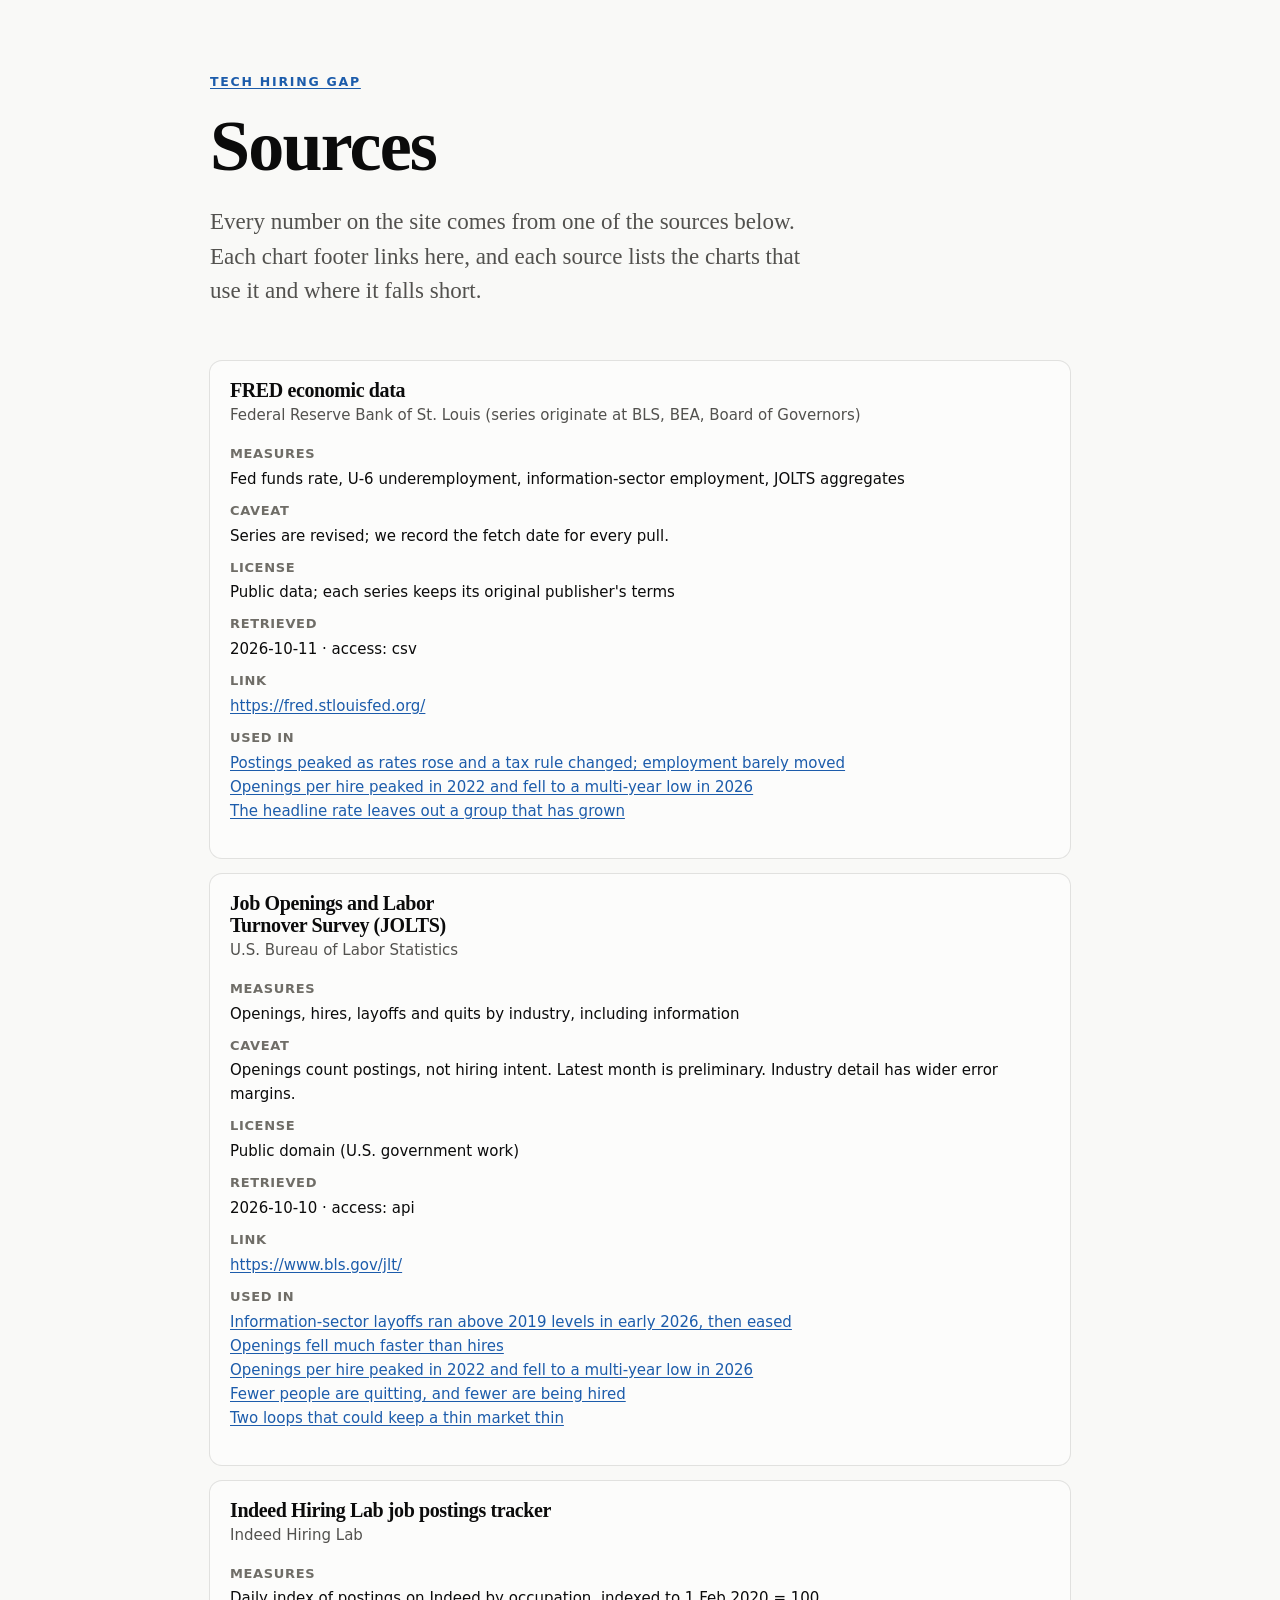
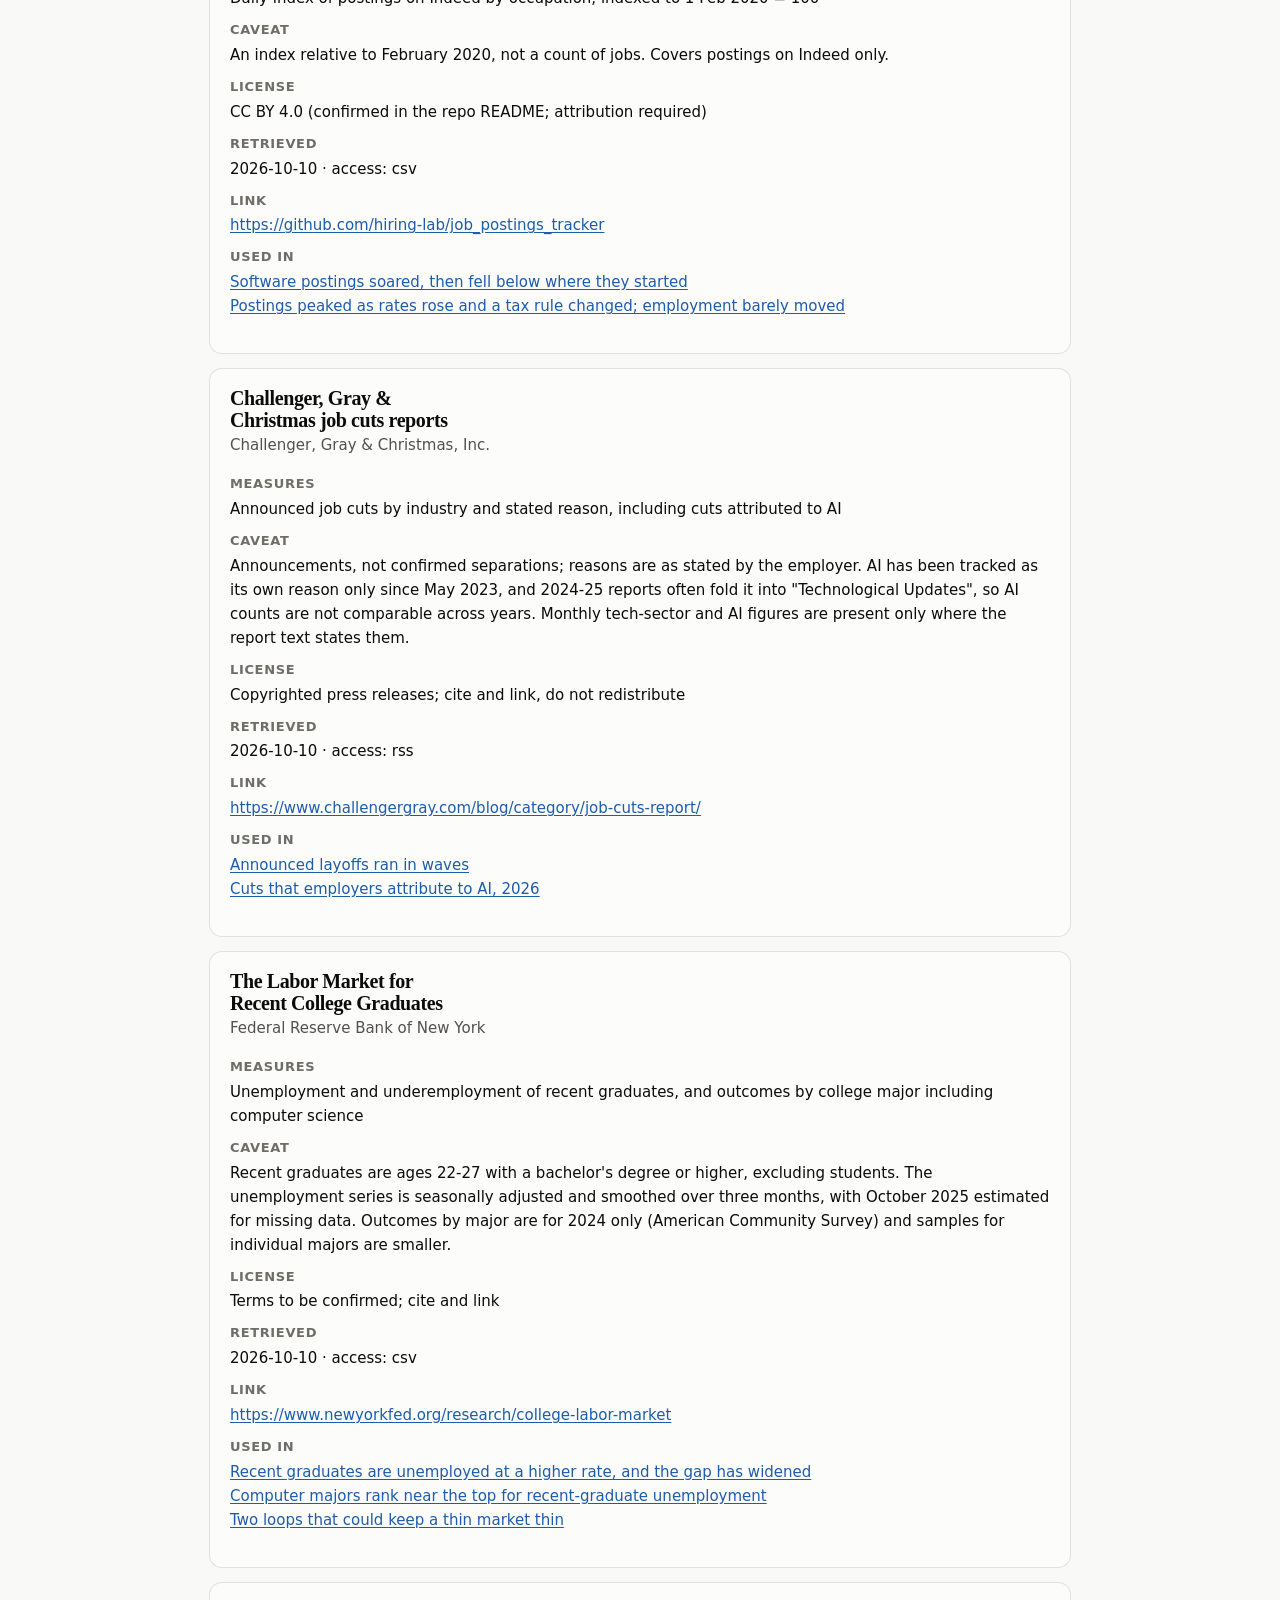
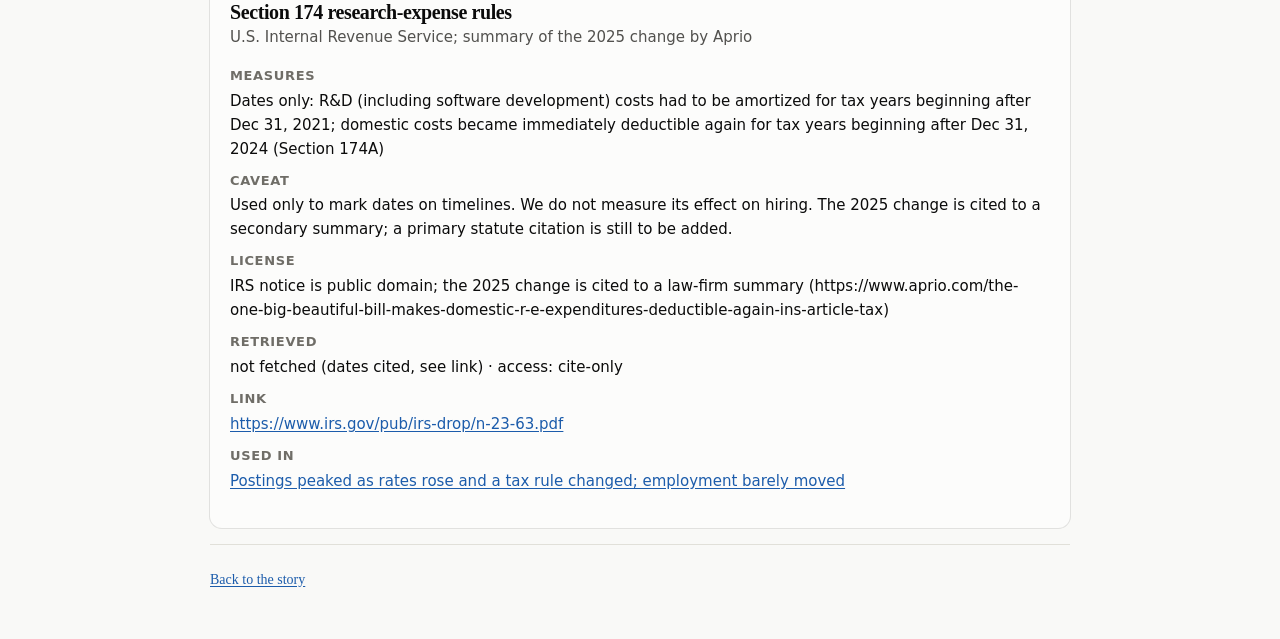
<file: site/sources.html>
<!doctype html>
<html lang="en"><head><meta charset="utf-8"><meta name="viewport" content="width=device-width,initial-scale=1">
<title>Sources</title><link rel="icon" href="data:,"><link rel="stylesheet" href="assets/style.css"></head>
<body><div class="wrap">
<header class="mast"><p class="eyebrow"><a href="index.html">Tech Hiring Gap</a></p><h1>Sources</h1>
<p class="dek">Every number on the site comes from one of the sources below. Each chart footer links here, and each source lists the charts that use it and where it falls short.</p></header>
<main class="srcs">
<article id="fred">
  <h2>FRED economic data</h2>
  <p class="pub">Federal Reserve Bank of St. Louis (series originate at BLS, BEA, Board of Governors)</p>
  <dl>
    <dt>Measures</dt><dd>Fed funds rate, U-6 underemployment, information-sector employment, JOLTS aggregates</dd>
    <dt>Caveat</dt><dd>Series are revised; we record the fetch date for every pull.</dd>
    <dt>License</dt><dd>Public data; each series keeps its original publisher&#x27;s terms</dd>
    <dt>Retrieved</dt><dd>2026-10-11 · access: csv</dd>
    <dt>Link</dt><dd><a href="https://fred.stlouisfed.org/">https://fred.stlouisfed.org/</a></dd>
    <dt>Used in</dt><dd class="used-in"><a href="index.html#fig-turn">Postings peaked as rates rose and a tax rule changed; employment barely moved</a><br><a href="index.html#fig-gap-ratio">Openings per hire peaked in 2022 and fell to a multi-year low in 2026</a><br><a href="index.html#fig-broad">The headline rate leaves out a group that has grown</a></dd>
  </dl>
</article><article id="bls_jolts">
  <h2>Job Openings and Labor Turnover Survey (JOLTS)</h2>
  <p class="pub">U.S. Bureau of Labor Statistics</p>
  <dl>
    <dt>Measures</dt><dd>Openings, hires, layoffs and quits by industry, including information</dd>
    <dt>Caveat</dt><dd>Openings count postings, not hiring intent. Latest month is preliminary. Industry detail has wider error margins.</dd>
    <dt>License</dt><dd>Public domain (U.S. government work)</dd>
    <dt>Retrieved</dt><dd>2026-10-10 · access: api</dd>
    <dt>Link</dt><dd><a href="https://www.bls.gov/jlt/">https://www.bls.gov/jlt/</a></dd>
    <dt>Used in</dt><dd class="used-in"><a href="index.html#fig-layoffs">Information-sector layoffs ran above 2019 levels in early 2026, then eased</a><br><a href="index.html#fig-gap-levels">Openings fell much faster than hires</a><br><a href="index.html#fig-gap-ratio">Openings per hire peaked in 2022 and fell to a multi-year low in 2026</a><br><a href="index.html#fig-quits">Fewer people are quitting, and fewer are being hired</a><br><a href="index.html#fig-loops">Two loops that could keep a thin market thin</a></dd>
  </dl>
</article><article id="indeed_hl">
  <h2>Indeed Hiring Lab job postings tracker</h2>
  <p class="pub">Indeed Hiring Lab</p>
  <dl>
    <dt>Measures</dt><dd>Daily index of postings on Indeed by occupation, indexed to 1 Feb 2020 = 100</dd>
    <dt>Caveat</dt><dd>An index relative to February 2020, not a count of jobs. Covers postings on Indeed only.</dd>
    <dt>License</dt><dd>CC BY 4.0 (confirmed in the repo README; attribution required)</dd>
    <dt>Retrieved</dt><dd>2026-10-10 · access: csv</dd>
    <dt>Link</dt><dd><a href="https://github.com/hiring-lab/job_postings_tracker">https://github.com/hiring-lab/job_postings_tracker</a></dd>
    <dt>Used in</dt><dd class="used-in"><a href="index.html#fig-postings">Software postings soared, then fell below where they started</a><br><a href="index.html#fig-turn">Postings peaked as rates rose and a tax rule changed; employment barely moved</a></dd>
  </dl>
</article><article id="challenger">
  <h2>Challenger, Gray &amp; Christmas job cuts reports</h2>
  <p class="pub">Challenger, Gray &amp; Christmas, Inc.</p>
  <dl>
    <dt>Measures</dt><dd>Announced job cuts by industry and stated reason, including cuts attributed to AI</dd>
    <dt>Caveat</dt><dd>Announcements, not confirmed separations; reasons are as stated by the employer. AI has been tracked as its own reason only since May 2023, and 2024-25 reports often fold it into &quot;Technological Updates&quot;, so AI counts are not comparable across years. Monthly tech-sector and AI figures are present only where the report text states them.</dd>
    <dt>License</dt><dd>Copyrighted press releases; cite and link, do not redistribute</dd>
    <dt>Retrieved</dt><dd>2026-10-10 · access: rss</dd>
    <dt>Link</dt><dd><a href="https://www.challengergray.com/blog/category/job-cuts-report/">https://www.challengergray.com/blog/category/job-cuts-report/</a></dd>
    <dt>Used in</dt><dd class="used-in"><a href="index.html#fig-cuts">Announced layoffs ran in waves</a><br><a href="index.html#fig-ai">Cuts that employers attribute to AI, 2026</a></dd>
  </dl>
</article><article id="nyfed_college">
  <h2>The Labor Market for Recent College Graduates</h2>
  <p class="pub">Federal Reserve Bank of New York</p>
  <dl>
    <dt>Measures</dt><dd>Unemployment and underemployment of recent graduates, and outcomes by college major including computer science</dd>
    <dt>Caveat</dt><dd>Recent graduates are ages 22-27 with a bachelor&#x27;s degree or higher, excluding students. The unemployment series is seasonally adjusted and smoothed over three months, with October 2025 estimated for missing data. Outcomes by major are for 2024 only (American Community Survey) and samples for individual majors are smaller.</dd>
    <dt>License</dt><dd>Terms to be confirmed; cite and link</dd>
    <dt>Retrieved</dt><dd>2026-10-10 · access: csv</dd>
    <dt>Link</dt><dd><a href="https://www.newyorkfed.org/research/college-labor-market">https://www.newyorkfed.org/research/college-labor-market</a></dd>
    <dt>Used in</dt><dd class="used-in"><a href="index.html#fig-grads">Recent graduates are unemployed at a higher rate, and the gap has widened</a><br><a href="index.html#fig-majors">Computer majors rank near the top for recent-graduate unemployment</a><br><a href="index.html#fig-loops">Two loops that could keep a thin market thin</a></dd>
  </dl>
</article><article id="sec174">
  <h2>Section 174 research-expense rules</h2>
  <p class="pub">U.S. Internal Revenue Service; summary of the 2025 change by Aprio</p>
  <dl>
    <dt>Measures</dt><dd>Dates only: R&amp;D (including software development) costs had to be amortized for tax years beginning after Dec 31, 2021; domestic costs became immediately deductible again for tax years beginning after Dec 31, 2024 (Section 174A)</dd>
    <dt>Caveat</dt><dd>Used only to mark dates on timelines. We do not measure its effect on hiring. The 2025 change is cited to a secondary summary; a primary statute citation is still to be added.</dd>
    <dt>License</dt><dd>IRS notice is public domain; the 2025 change is cited to a law-firm summary (https://www.aprio.com/the-one-big-beautiful-bill-makes-domestic-r-e-expenditures-deductible-again-ins-article-tax)</dd>
    <dt>Retrieved</dt><dd>not fetched (dates cited, see link) · access: cite-only</dd>
    <dt>Link</dt><dd><a href="https://www.irs.gov/pub/irs-drop/n-23-63.pdf">https://www.irs.gov/pub/irs-drop/n-23-63.pdf</a></dd>
    <dt>Used in</dt><dd class="used-in"><a href="index.html#fig-turn">Postings peaked as rates rose and a tax rule changed; employment barely moved</a></dd>
  </dl>
</article>
</main>
<footer><a href="index.html">Back to the story</a></footer>
</div></body></html>
</file>
<file: site/assets/style.css>
/* tech-hiring-gap: shared styles for the story page and the sources page.
   Tokens come from the dataviz skill's validated reference palette (palette.md). */
:root {
  color-scheme: light;
  --page: #f9f9f7;
  --surface: #fcfcfb;
  --ink: #0b0b0b;
  --ink-2: #52514e;
  --muted: #6f6d67;        /* axis/labels; darker than the palette's #898781 so small text clears 4.5:1 */
  --grid: #e1e0d9;
  --axis: #c3c2b7;
  --ring: rgba(11, 11, 11, 0.10);
  --s1: #2a78d6;           /* categorical slot 1, blue */
  --s2: #eb6834;           /* categorical slot 2, orange */
  --context: #898781;      /* de-emphasis gray for comparison series */
  --accent-text: #1c5cab;
  --serif: "Iowan Old Style", "Source Serif 4", "Noto Serif", "Palatino Linotype", Palatino, "Charter", Georgia, serif;
  --sans: system-ui, -apple-system, "Segoe UI", sans-serif;
}
@media (prefers-color-scheme: dark) {
  :root:where(:not([data-theme="light"])) {
    color-scheme: dark;
    --page: #0d0d0d; --surface: #1a1a19; --ink: #ffffff; --ink-2: #c3c2b7; --muted: #a3a198;
    --grid: #2c2c2a; --axis: #383835; --ring: rgba(255, 255, 255, 0.10);
    --s1: #3987e5; --s2: #d95926; --context: #898781; --accent-text: #86b6ef;
  }
}
:root[data-theme="dark"] {
  color-scheme: dark;
  --page: #0d0d0d; --surface: #1a1a19; --ink: #ffffff; --ink-2: #c3c2b7; --muted: #a3a198;
  --grid: #2c2c2a; --axis: #383835; --ring: rgba(255, 255, 255, 0.10);
  --s1: #3987e5; --s2: #d95926; --context: #898781; --accent-text: #86b6ef;
}

* { box-sizing: border-box; }
html { -webkit-text-size-adjust: 100%; }
body {
  margin: 0; background: var(--page); color: var(--ink);
  font: 17px/1.6 system-ui, -apple-system, "Segoe UI", sans-serif;
}
a { color: var(--accent-text); text-underline-offset: 2px; }
.wrap { max-width: 900px; margin: 0 auto; padding: 0 20px; }
.prose { max-width: 680px; }

/* masthead */
.mast { padding: 72px 0 36px; }
.eyebrow { font-size: 12.5px; letter-spacing: .14em; text-transform: uppercase; color: var(--muted); margin: 0 0 18px; font-weight: 600; }
h1 { font-family: var(--serif); font-size: clamp(38px, 7vw, 72px); line-height: 1.02; letter-spacing: -0.025em; margin: 0 0 22px; font-weight: 700; max-width: 14em; text-wrap: balance; }
.dek { font-family: var(--serif); font-size: clamp(19px, 2.4vw, 23px); line-height: 1.5; color: var(--ink-2); max-width: 620px; margin: 0; }
.hero { margin-top: 44px; }
.hero-stats { display: grid; grid-template-columns: repeat(auto-fit, minmax(210px, 1fr)); gap: 28px; padding-top: 22px; border-top: 2px solid var(--ink); }
.hero-stats > div { display: flex; flex-direction: column; gap: 6px; }
.hs-val { font-family: var(--serif); font-size: clamp(34px, 5vw, 46px); line-height: 1; font-weight: 700; letter-spacing: -0.02em; font-variant-numeric: tabular-nums; }
.hs-val i { font-style: normal; color: var(--muted); font-weight: 400; margin: 0 .18em; }
.hs-lab { font-size: 13.5px; line-height: 1.4; color: var(--ink-2); max-width: 24em; }
.hero-spark { margin-top: 26px; }
.hero-spark svg { display: block; width: 100%; height: auto; overflow: visible; }

/* sticky nav with reading progress */
.nav { position: sticky; top: 0; z-index: 20; background: color-mix(in srgb, var(--page) 86%, transparent); backdrop-filter: blur(10px); -webkit-backdrop-filter: blur(10px); border-bottom: 1px solid var(--grid); }
.nav-in { max-width: 900px; margin: 0 auto; padding: 0 20px; display: flex; align-items: center; gap: 22px; height: 48px; font-size: 14px; }
.nav-home { font-weight: 700; color: var(--ink); text-decoration: none; white-space: nowrap; letter-spacing: -.01em; }
.nav-links { display: flex; gap: 4px; flex: 1; overflow-x: auto; scrollbar-width: none; }
.nav-links::-webkit-scrollbar { display: none; }
.nav-links a { color: var(--ink-2); text-decoration: none; padding: 6px 10px; border-radius: 999px; white-space: nowrap; }
.nav-links a:hover { color: var(--ink); background: var(--ring); }
.nav-links a.on { color: var(--ink); background: var(--ring); font-weight: 600; }
#theme { flex: none; width: 32px; height: 32px; border-radius: 50%; border: 1px solid var(--axis); background: transparent; color: var(--ink-2); font-size: 15px; cursor: pointer; }
#theme:hover { color: var(--ink); border-color: var(--ink-2); }
#theme:focus-visible, .nav-links a:focus-visible { outline: 2px solid var(--s1); outline-offset: 2px; }
.nav-bar { height: 2px; background: var(--s1); transform: scaleX(0); transform-origin: left; }

/* chapters */
.chapter { padding: 72px 0 8px; border-top: 1px solid var(--grid); margin-top: 56px; position: relative; }
.chapter:first-of-type { border-top: 0; margin-top: 0; padding-top: 40px; }
.chap-num { font-family: var(--serif); font-size: clamp(72px, 13vw, 120px); line-height: .85; font-weight: 700; color: transparent; -webkit-text-stroke: 1.5px var(--muted); margin: 0 0 10px; letter-spacing: -0.03em; display: flex; flex-direction: column; }
.chap-num span { font-family: var(--sans); font-size: 12.5px; letter-spacing: .14em; text-transform: uppercase; color: var(--muted); -webkit-text-stroke: 0; font-weight: 600; margin-bottom: 10px; line-height: 1; }
h2 { font-family: var(--serif); font-size: clamp(30px, 4.6vw, 44px); line-height: 1.1; letter-spacing: -0.02em; margin: 0 0 20px; max-width: 18em; text-wrap: balance; }
p { margin: 0 0 16px; }
.prose p { font-family: var(--serif); font-size: 19px; line-height: 1.65; }
.prose p.lede { font-size: 21px; color: var(--ink); }
.prose strong { font-weight: 700; }
.caveat { font-family: var(--sans); font-size: 15px; color: var(--ink-2); border-left: 3px solid var(--s2); background: color-mix(in srgb, var(--s2) 7%, transparent); border-radius: 0 10px 10px 0; padding: 12px 16px; margin: 24px 0; }
.prose .caveat, .prose p.caveat { font-family: var(--sans); font-size: 15px; line-height: 1.55; }
.caveat strong { color: var(--ink); }

/* stat tiles */
.kpis { display: grid; grid-template-columns: repeat(auto-fit, minmax(200px, 1fr)); gap: 12px; margin: 24px 0; }
.tile { background: var(--surface); border-radius: 14px; padding: 18px 20px; box-shadow: 0 0 0 1px var(--ring), 0 1px 2px rgba(0,0,0,.04); border-top: 3px solid var(--s1); }
.tile .lab { font-size: 14px; color: var(--ink-2); margin-bottom: 4px; }
.tile .val { font-family: var(--serif); font-size: 38px; line-height: 1.05; font-weight: 700; letter-spacing: -0.02em; font-variant-numeric: tabular-nums; }
.tile .sub { font-size: 13px; color: var(--muted); margin-top: 4px; }

/* figures */
figure { margin: 32px 0 12px; background: var(--surface); border-radius: 16px; padding: 22px 22px 14px; box-shadow: 0 0 0 1px var(--ring), 0 2px 10px rgba(0,0,0,.05); }
figcaption.title { font-family: var(--serif); font-size: 20px; font-weight: 700; letter-spacing: -.01em; margin: 0 0 4px; }
figcaption.sub { font-size: 14px; color: var(--ink-2); margin: 0 0 12px; }
.src { font-size: 13px; color: var(--muted); margin: 10px 0 0; }
.src a { color: var(--muted); }
.chart { position: relative; }
.chart svg { display: block; width: 100%; height: auto; overflow: visible; }
.chart svg:focus-visible { outline: 2px solid var(--s1); outline-offset: 4px; border-radius: 4px; }
.grid { stroke: var(--grid); stroke-width: 1; }
.axis-line { stroke: var(--axis); stroke-width: 1; }
.ref { stroke: var(--axis); stroke-width: 1; }
.event { stroke: var(--axis); stroke-width: 1; }
.event-label { fill: var(--ink-2); font-size: 12px; }
.cross { stroke: var(--axis); stroke-width: 1; }
.tick { fill: var(--muted); font-size: 12px; font-variant-numeric: tabular-nums; }
.end-label { fill: var(--ink); font-size: 12.5px; font-weight: 600; }
.end-value { fill: var(--ink-2); font-size: 12px; font-weight: 400; }
.legend { display: flex; flex-wrap: wrap; gap: 6px 18px; list-style: none; margin: 0 0 8px; padding: 0; font-size: 13.5px; color: var(--ink-2); }
.legend li { display: flex; align-items: center; gap: 7px; }
.key.line { display: inline-block; width: 16px; height: 3px; border-radius: 2px; }
.tip { position: absolute; pointer-events: none; background: var(--surface); color: var(--ink); border-radius: 8px; padding: 8px 10px; font-size: 13px; box-shadow: 0 0 0 1px var(--ring), 0 6px 18px rgba(0,0,0,.14); min-width: 120px; z-index: 5; }
.tip-title { color: var(--muted); font-size: 12px; margin-bottom: 4px; }
.tip-row { display: flex; align-items: center; gap: 8px; line-height: 1.5; }
.tip-row strong { font-size: 14px; font-variant-numeric: tabular-nums; }
.tip-name { color: var(--ink-2); }
.panels { display: grid; gap: 4px; }
.event-key { margin: 0 0 6px; padding-left: 18px; font-size: 12.5px; color: var(--ink-2); }
.panel-title { font-size: 13px; color: var(--ink-2); font-weight: 600; margin: 8px 0 0 52px; }
.table-view { margin-top: 10px; font-size: 13px; }
.table-view summary { cursor: pointer; color: var(--ink-2); }
.table-scroll { max-height: 260px; overflow: auto; margin-top: 8px; border-radius: 8px; box-shadow: 0 0 0 1px var(--ring); }
.table-view table { border-collapse: collapse; width: 100%; font-variant-numeric: tabular-nums; }
.table-view th, .table-view td { padding: 5px 10px; text-align: left; border-bottom: 1px solid var(--grid); }
.table-view td.num, .table-view th:not(:first-child) { text-align: right; }
.table-view thead th { position: sticky; top: 0; background: var(--surface); }

.next { margin: 56px 0 72px; padding: 22px 24px; border-radius: 12px; background: var(--surface); box-shadow: 0 0 0 1px var(--ring); color: var(--ink-2); }
footer { font-family: var(--serif); border-top: 1px solid var(--grid); padding: 24px 0 48px; font-size: 14px; color: var(--muted); }

/* sources page */
.srcs article { background: var(--surface); border-radius: 12px; padding: 18px 20px; box-shadow: 0 0 0 1px var(--ring); margin: 16px 0; }
.srcs h2 { font-size: 20px; margin: 0 0 2px; }
.srcs .pub { color: var(--ink-2); margin: 0 0 10px; font-size: 15px; }
.srcs dt { font-weight: 600; font-size: 13px; text-transform: uppercase; letter-spacing: .05em; color: var(--muted); margin-top: 10px; }
.srcs dd { margin: 2px 0 0; font-size: 15px; word-break: break-word; }
.used-in a { margin-right: 10px; }

@media (max-width: 560px) {
  body { font-size: 16px; }
  .mast { padding-top: 36px; }
  .tile .val { font-size: 28px; }
  figure { padding: 14px 10px 10px; border-radius: 10px; }
}

/* chapter 6: causes table and loop diagram */
.table-wrap { overflow-x: auto; margin: 24px 0; border-radius: 12px; box-shadow: 0 0 0 1px var(--ring); background: var(--surface); }
table.causes { border-collapse: collapse; width: 100%; min-width: 720px; font-size: 14.5px; line-height: 1.45; }
table.causes th { text-align: left; font-size: 12px; text-transform: uppercase; letter-spacing: .05em; color: var(--muted); padding: 12px 14px; border-bottom: 1px solid var(--grid); }
table.causes td { vertical-align: top; padding: 12px 14px; border-bottom: 1px solid var(--grid); }
table.causes tr:last-child td { border-bottom: 0; }
table.causes td:first-child { font-weight: 600; width: 19%; }
.badge { display: inline-flex; gap: 7px; align-items: center; font-weight: 600; white-space: nowrap; }
.badge svg { flex: none; align-self: center; }
.loops svg { display: block; width: 100%; height: auto; color: var(--ink); }
.loops .node { fill: var(--surface); stroke-width: 1.5; }
.loops .node.meas { stroke: var(--s1); }
.loops .node.infer { stroke: var(--ink-2); stroke-dasharray: 5 4; }
.loops .shock { fill: var(--surface); stroke: var(--ink); stroke-width: 1.5; }
.loops text { fill: var(--ink); font-family: system-ui, -apple-system, "Segoe UI", sans-serif; }
.loops .nt { font-size: 12.5px; font-weight: 600; }
.loops .ns { font-size: 11px; fill: var(--ink-2); }
.loops .el { font-size: 11px; fill: var(--ink-2); }
.loops .lt { font-size: 13.5px; font-weight: 650; }
.loops .edge { fill: none; stroke: var(--ink-2); stroke-width: 1.5; }
.loops .rr { fill: var(--surface); stroke: var(--s1); stroke-width: 1.5; }
.loops .rl { font-size: 12px; font-weight: 700; text-anchor: middle; }
.loops .leg { font-size: 11.5px; fill: var(--ink-2); }
@media (max-width: 560px) { .loops svg { min-width: 640px; } .loops .scroll { overflow-x: auto; } }

.hint { display: none; font-size: 13px; color: var(--muted); margin: 0 0 8px; }
@media (max-width: 560px) { .hint { display: block; } }

/* motion: fade-up on enter (class added by ui.js only when motion is allowed) */
.rv { opacity: 0; transform: translateY(14px); transition: opacity .6s ease, transform .6s ease; }
.rv.in { opacity: 1; transform: none; }
@media (prefers-reduced-motion: reduce) { .rv { opacity: 1; transform: none; transition: none; } }
@media (max-width: 560px) {
  .mast { padding-top: 44px; }
  .nav-home { display: none; }
  .nav-in { gap: 8px; }
  .prose p { font-size: 18px; }
  figure { padding: 16px 12px 10px; }
}
</file>
